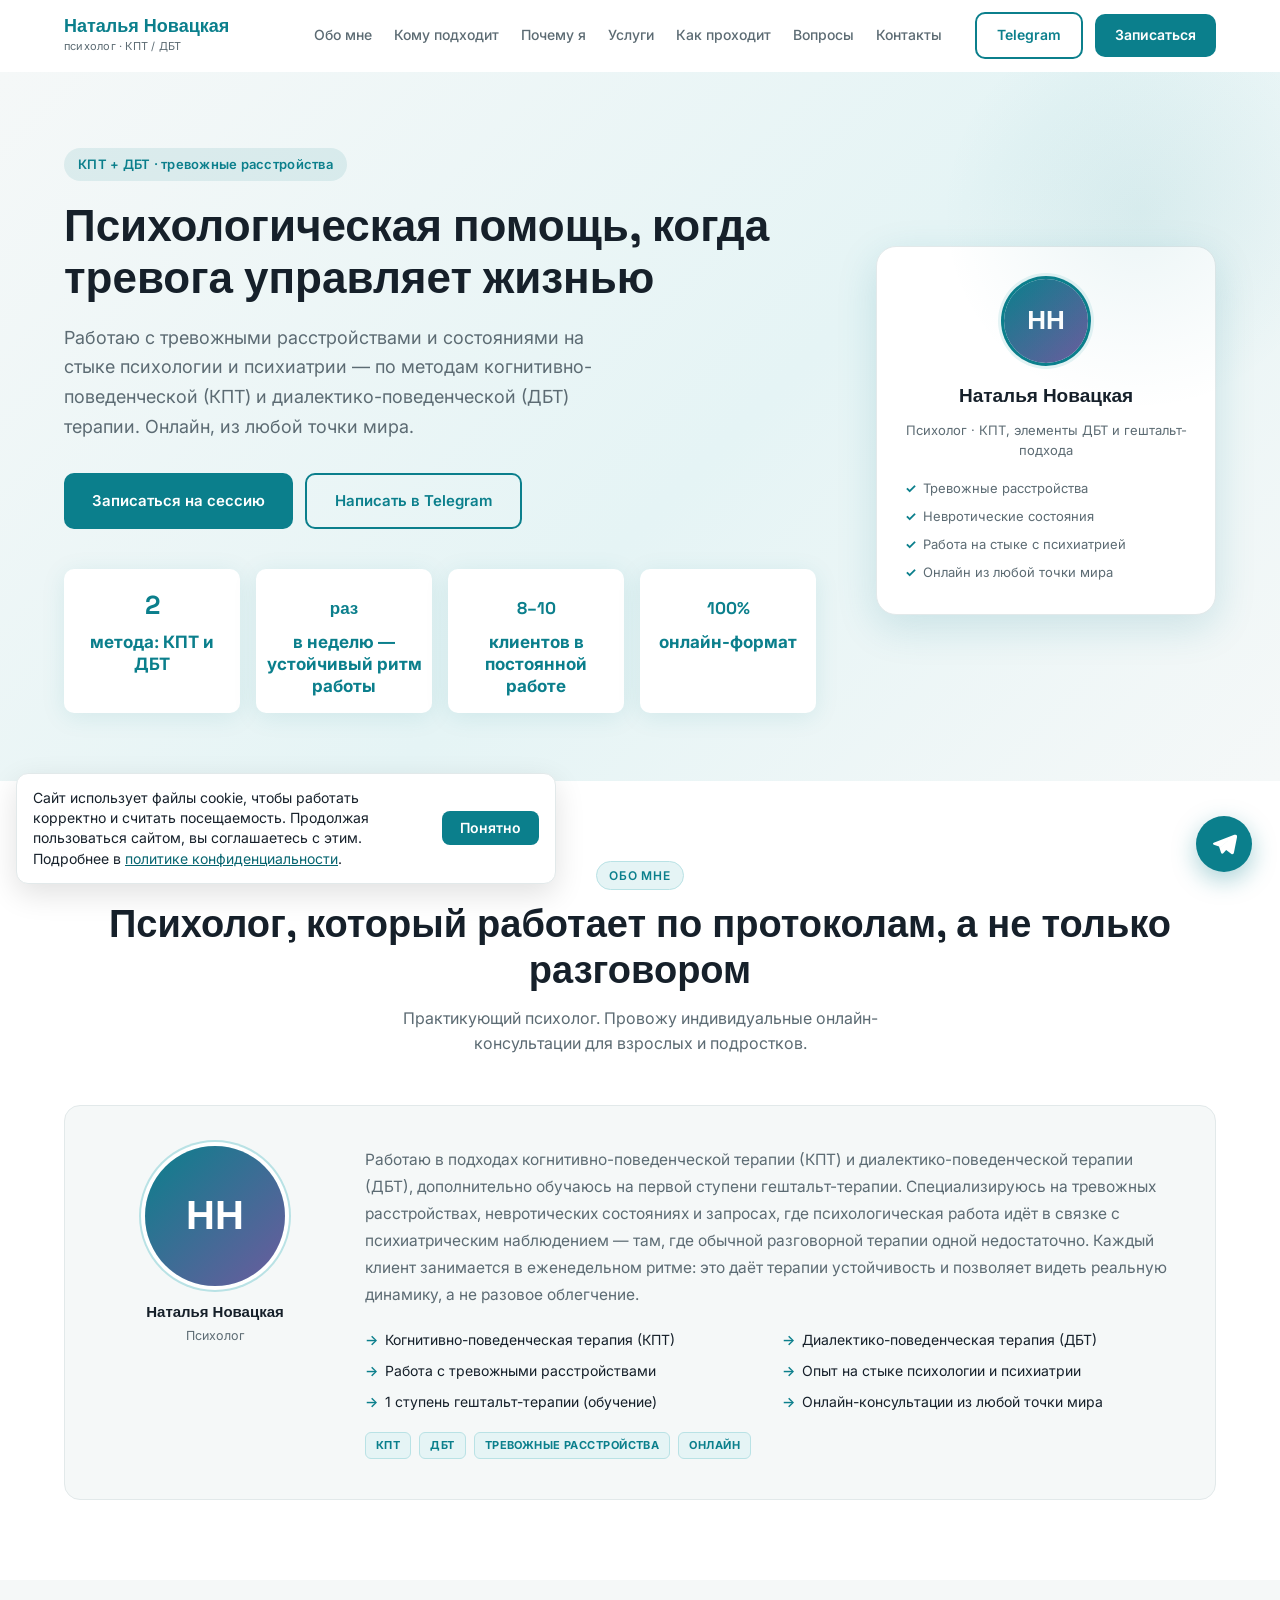
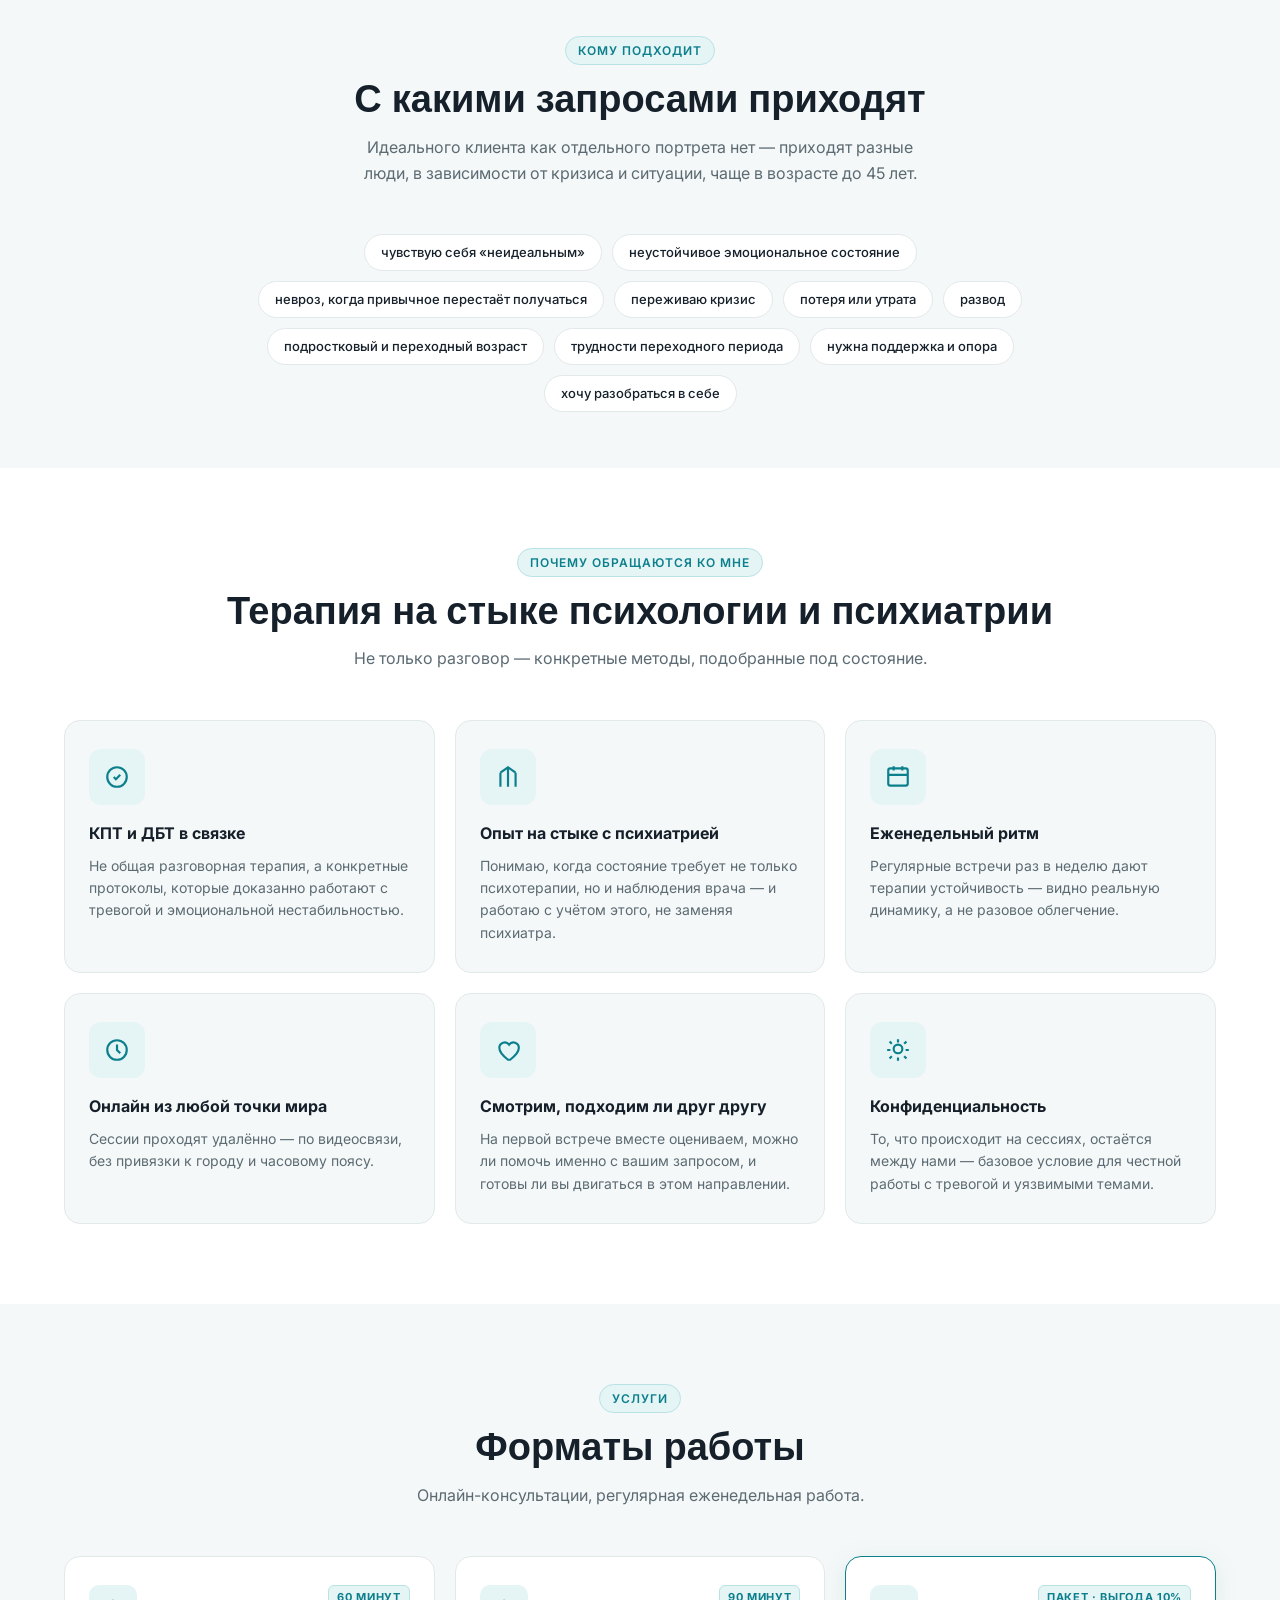
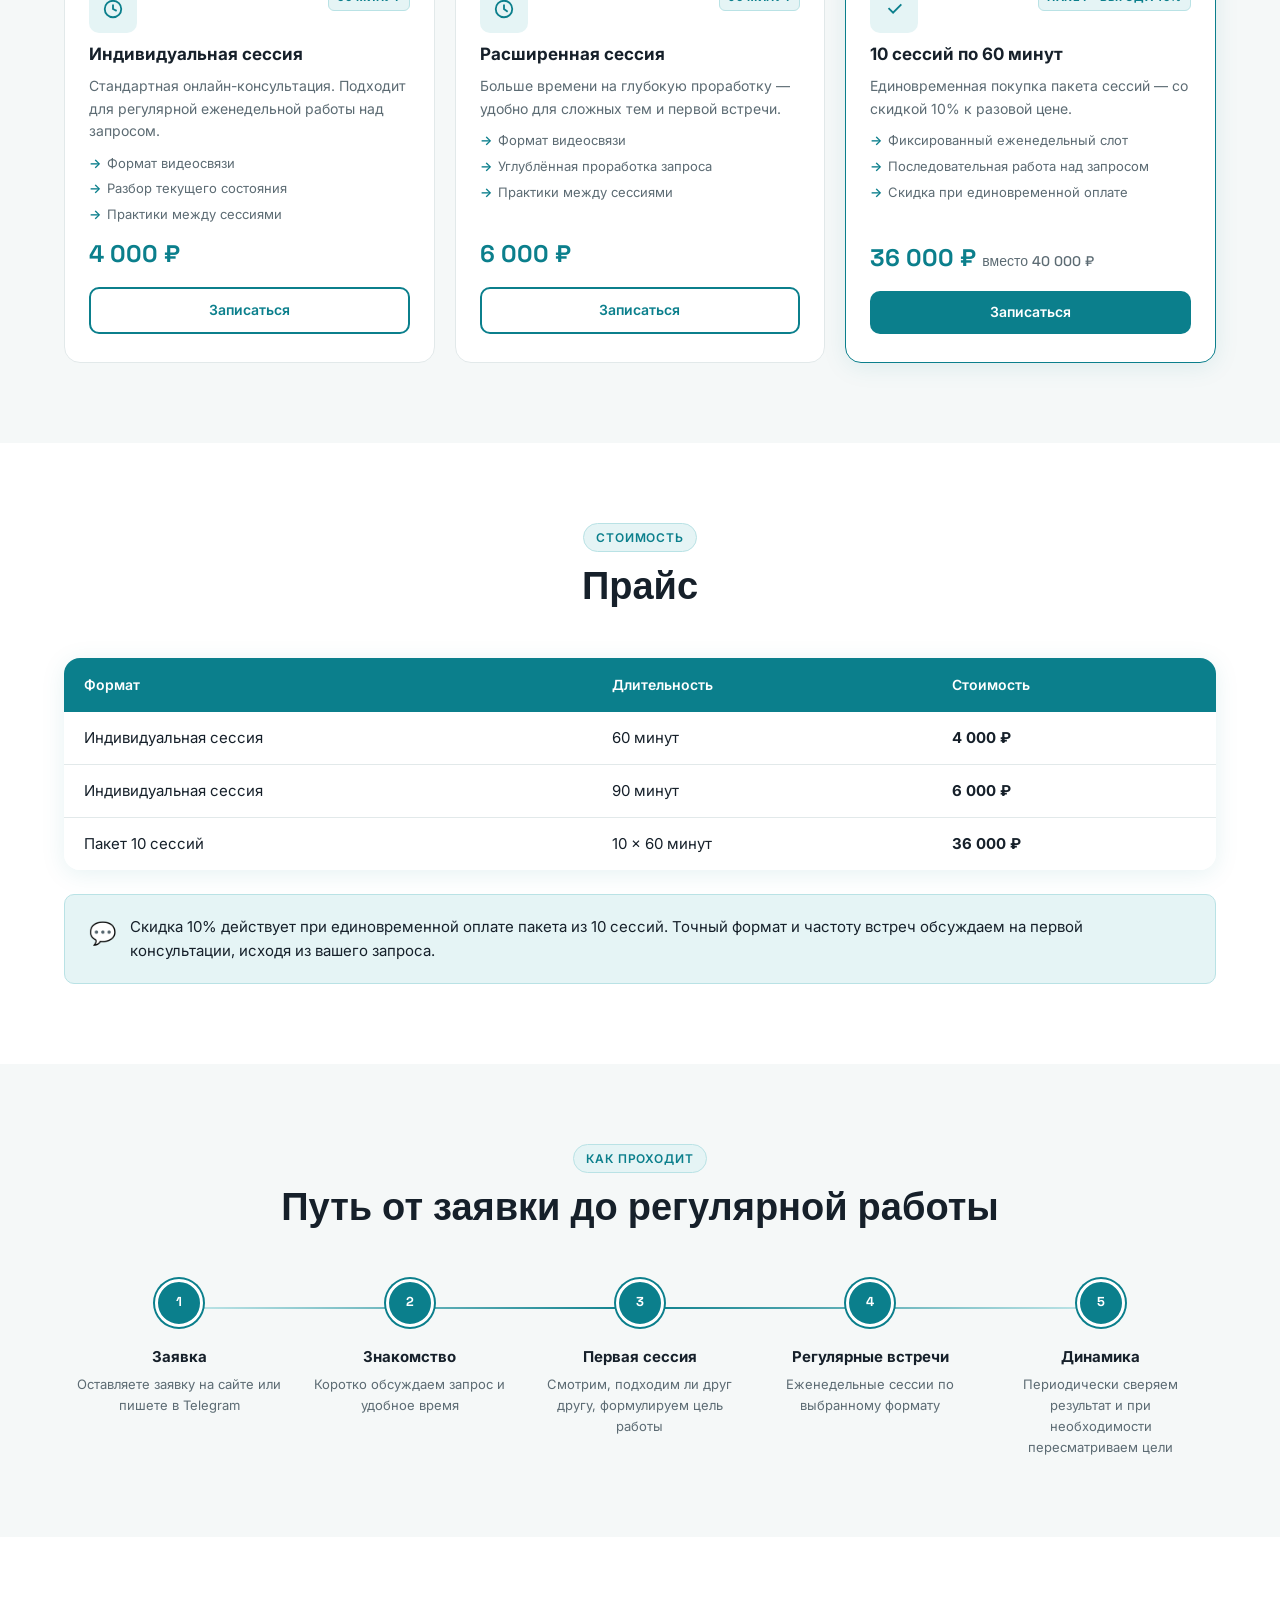
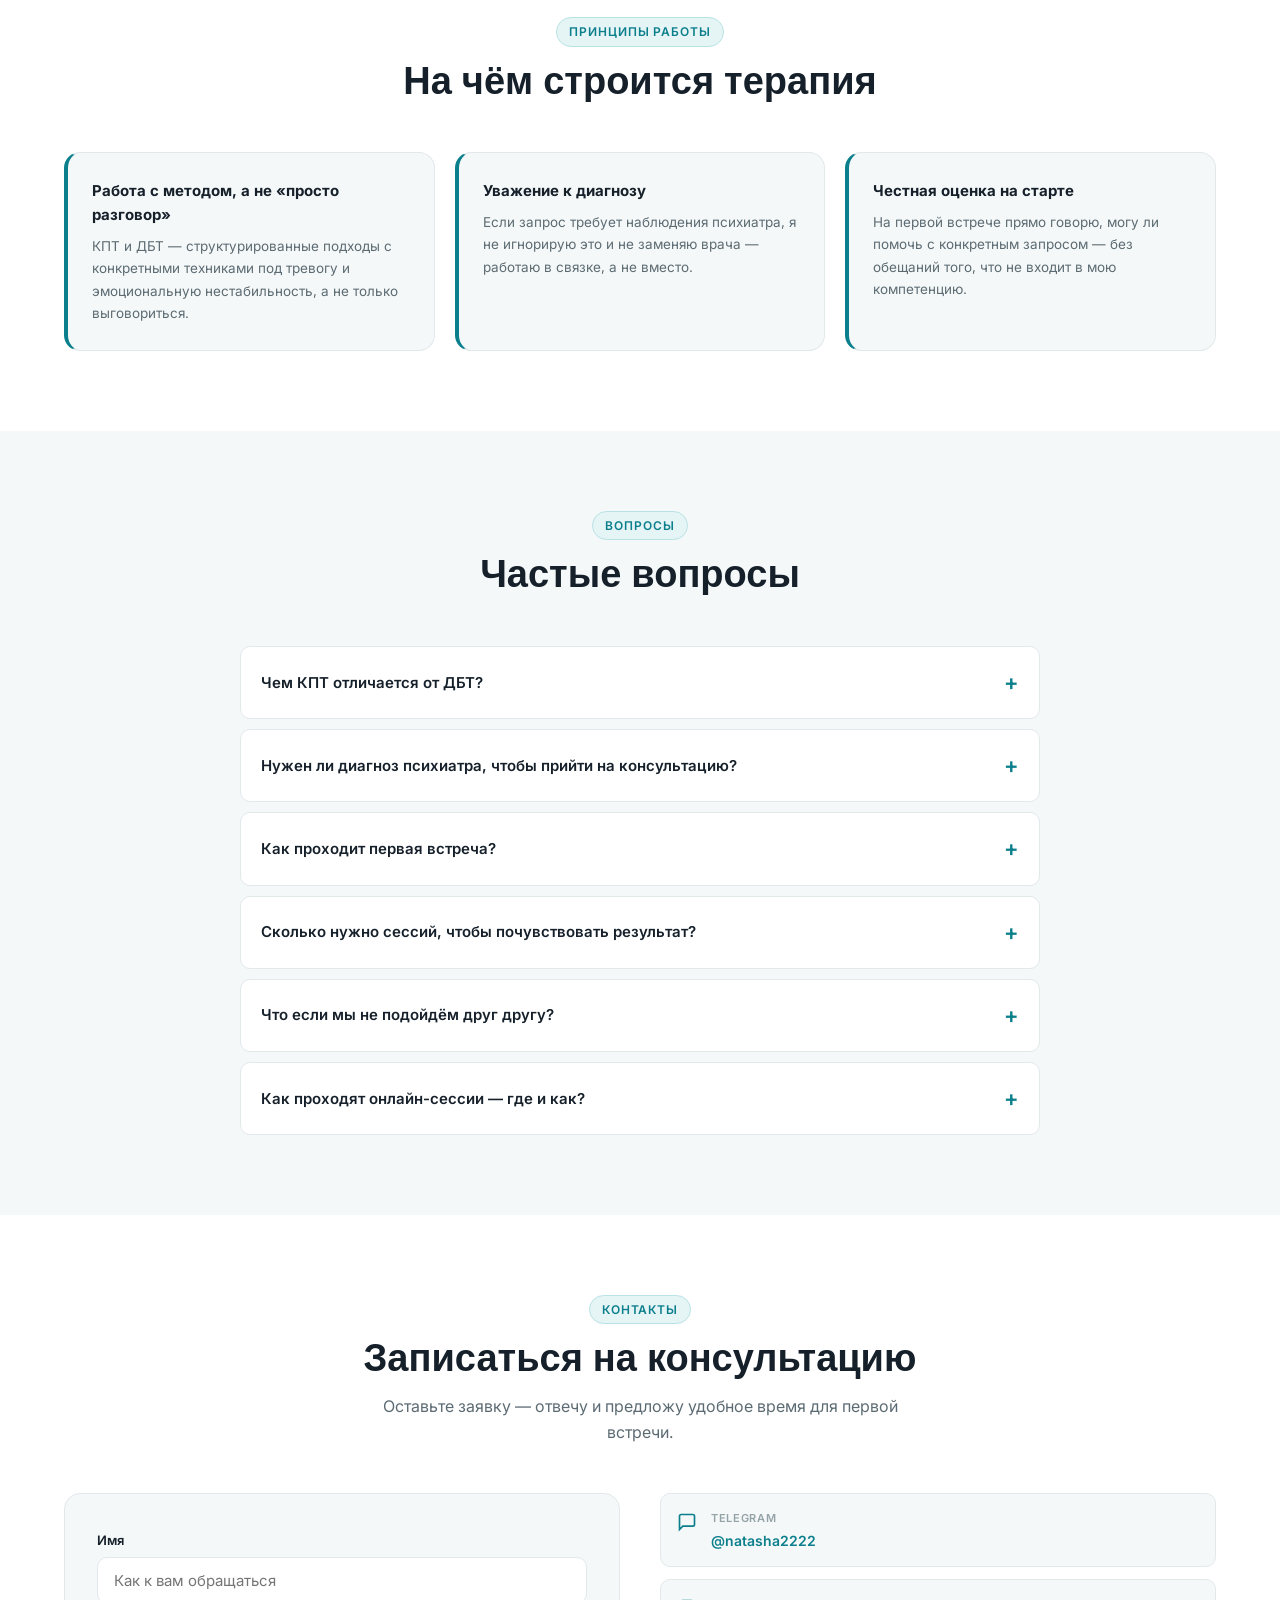
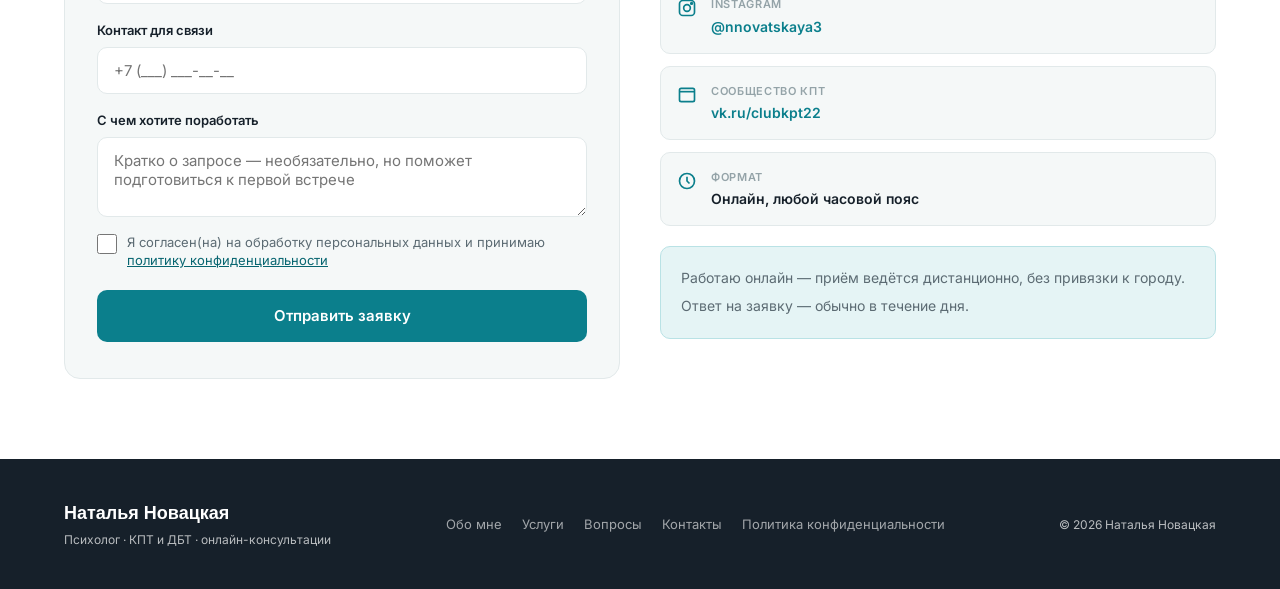
<file: index.html>
<!DOCTYPE html>
<html lang="ru">
<head>
<meta charset="UTF-8">
<meta name="viewport" content="width=device-width, initial-scale=1.0">
<title>Наталья Новацкая: психолог КПТ и ДБТ, онлайн</title>
<meta name="description" content="Психолог Наталья Новацкая: онлайн-консультации по КПТ и ДБТ, помощь при тревожных расстройствах. Сессия 60 минут 4 000 ₽, пакет из 10 сессий со скидкой 10%.">
<meta name="robots" content="index, follow">
<link rel="canonical" href="https://novatskaya-psy.ru/">
<meta property="og:type" content="website">
<meta property="og:locale" content="ru_RU">
<meta property="og:site_name" content="Наталья Новацкая, психолог">
<meta property="og:title" content="Наталья Новацкая: психолог КПТ и ДБТ, онлайн">
<meta property="og:description" content="Психолог Наталья Новацкая: онлайн-консультации по КПТ и ДБТ, помощь при тревожных расстройствах. Сессия 60 минут 4 000 ₽, пакет из 10 сессий со скидкой 10%.">
<meta property="og:url" content="https://novatskaya-psy.ru/">
<meta name="twitter:card" content="summary">
<meta name="twitter:title" content="Наталья Новацкая: психолог КПТ и ДБТ, онлайн">
<meta name="twitter:description" content="Психолог Наталья Новацкая: онлайн-консультации по КПТ и ДБТ, помощь при тревожных расстройствах. Сессия 60 минут 4 000 ₽, пакет из 10 сессий со скидкой 10%.">
<script type="application/ld+json">{"@context":"https://schema.org","@graph":[{"@type":"WebSite","@id":"https://novatskaya-psy.ru/#website","url":"https://novatskaya-psy.ru/","name":"Наталья Новацкая, психолог","inLanguage":"ru-RU"},{"@type":"Person","@id":"https://novatskaya-psy.ru/#person","name":"Наталья Новацкая","jobTitle":"Психолог","description":"Психолог, работает в подходах КПТ и ДБТ, обучается на первой ступени гештальт-терапии. Тревожные расстройства, невротические состояния.","url":"https://novatskaya-psy.ru/","sameAs":["https://t.me/natasha2222","https://www.instagram.com/nnovatskaya3","https://vk.ru/clubkpt22"]},{"@type":"ProfessionalService","@id":"https://novatskaya-psy.ru/#service","name":"Наталья Новацкая, психолог: онлайн-консультации","description":"Индивидуальные онлайн-консультации психолога по методам КПТ и ДБТ для взрослых и подростков.","url":"https://novatskaya-psy.ru/","provider":{"@id":"https://novatskaya-psy.ru/#person"},"serviceType":"Психологические онлайн-консультации","sameAs":["https://t.me/natasha2222","https://www.instagram.com/nnovatskaya3","https://vk.ru/clubkpt22"]}]}</script>
<link rel="preconnect" href="https://fonts.googleapis.com">
<link rel="preconnect" href="https://fonts.gstatic.com" crossorigin>
<link href="https://fonts.googleapis.com/css2?family=Inter:wght@400;500;600;700;800&family=Space+Grotesk:wght@500;600;700&display=swap" rel="stylesheet">
<link rel="stylesheet" href="styles.css">
<!-- Yandex.Metrika counter -->
<script>
(function(m,e,t,r,i,k,a){m[i]=m[i]||function(){(m[i].a=m[i].a||[]).push(arguments)};
m[i].l=1*new Date();for(var j=0;j<document.scripts.length;j++){if(document.scripts[j].src===r){return;}}
k=e.createElement(t),a=e.getElementsByTagName(t)[0],k.async=1,k.src=r,a.parentNode.insertBefore(k,a)})
(window,document,"script","https://mc.yandex.ru/metrika/tag.js","ym");
ym(114189886,"init",{clickmap:true,trackLinks:true,accurateTrackBounce:true,webvisor:true});
</script>
<noscript><div><img src="https://mc.yandex.ru/watch/114189886" style="position:absolute;left:-9999px" alt=""></div></noscript>
<!-- /Yandex.Metrika counter -->
<meta name="yandex-verification" content="b8d4f387b567c428">
<meta name="google-site-verification" content="0GuajZuGGthqXqtng9vmrNPrFnBo4WHBz4vXKKMKLZw">
</head>
<body>

<header class="header" id="header">
  <div class="container header__inner">
    <a href="#top" class="logo">
      <span class="logo__name">Наталья Новацкая</span>
      <span class="logo__sub">психолог · КПТ / ДБТ</span>
    </a>
    <nav class="nav" id="nav">
      <a href="#about">Обо мне</a>
      <a href="#concerns">Кому подходит</a>
      <a href="#advantages">Почему я</a>
      <a href="#services">Услуги</a>
      <a href="#process">Как проходит</a>
      <a href="#faq">Вопросы</a>
      <a href="#contact">Контакты</a>
    </nav>
    <div class="header__actions">
      <a href="https://t.me/natasha2222" target="_blank" rel="noopener" class="btn btn--outline btn--sm">Telegram</a>
      <a href="#contact" class="btn btn--primary btn--sm">Записаться</a>
      <button class="burger" id="burger" aria-label="Меню"><span></span><span></span><span></span></button>
    </div>
  </div>
</header>

<main id="top">

  <!-- HERO -->
  <section class="hero">
    <div class="container hero__inner">
      <div class="hero__content">
        <span class="hero__badge">КПТ + ДБТ · тревожные расстройства</span>
        <h1 class="hero__title">Психологическая помощь, когда тревога управляет жизнью</h1>
        <p class="hero__lead">Работаю с тревожными расстройствами и состояниями на стыке психологии и психиатрии — по методам когнитивно-поведенческой (КПТ) и диалектико-поведенческой (ДБТ) терапии. Онлайн, из любой точки мира.</p>
        <div class="hero__cta">
          <a href="#contact" class="btn btn--primary">Записаться на сессию</a>
          <a href="https://t.me/natasha2222" target="_blank" rel="noopener" class="btn btn--outline">Написать в Telegram</a>
        </div>
        <div class="hero__stats">
          <div class="hero__stat">
            <div class="hero__stat-num">2</div>
            <span class="hero__stat-label">метода: КПТ и ДБТ</span>
          </div>
          <div class="hero__stat">
            <div class="hero__stat-num"><span>раз</span></div>
            <span class="hero__stat-label">в неделю — устойчивый ритм работы</span>
          </div>
          <div class="hero__stat">
            <div class="hero__stat-num"><span>8–10</span></div>
            <span class="hero__stat-label">клиентов в постоянной работе</span>
          </div>
          <div class="hero__stat">
            <div class="hero__stat-num"><span>100%</span></div>
            <span class="hero__stat-label">онлайн-формат</span>
          </div>
        </div>
      </div>
      <div class="hero__card reveal">
        <div class="hero__card-photo"><span class="hero__card-initials">НН</span></div>
        <div class="hero__card-name">Наталья Новацкая</div>
        <div class="hero__card-title">Психолог · КПТ, элементы ДБТ и гештальт-подхода</div>
        <ul class="hero__card-list">
          <li>Тревожные расстройства</li>
          <li>Невротические состояния</li>
          <li>Работа на стыке с психиатрией</li>
          <li>Онлайн из любой точки мира</li>
        </ul>
      </div>
    </div>
  </section>

  <!-- ABOUT -->
  <section class="about" id="about">
    <div class="container">
      <div class="section-header">
        <span class="section-tag">Обо мне</span>
        <h2 class="section-title">Психолог, который работает по протоколам, а не только разговором</h2>
        <p class="section-sub">Практикующий психолог. Провожу индивидуальные онлайн-консультации для взрослых и подростков.</p>
      </div>
      <div class="about-wrap reveal">
        <div>
          <div class="about-avatar"><span>НН</span></div>
          <div class="about-name">Наталья Новацкая</div>
          <div class="about-role">Психолог</div>
        </div>
        <div>
          <p class="about-bio">Работаю в подходах когнитивно-поведенческой терапии (КПТ) и диалектико-поведенческой терапии (ДБТ), дополнительно обучаюсь на первой ступени гештальт-терапии. Специализируюсь на тревожных расстройствах, невротических состояниях и запросах, где психологическая работа идёт в связке с психиатрическим наблюдением — там, где обычной разговорной терапии одной недостаточно. Каждый клиент занимается в еженедельном ритме: это даёт терапии устойчивость и позволяет видеть реальную динамику, а не разовое облегчение.</p>
          <ul class="about-creds">
            <li>Когнитивно-поведенческая терапия (КПТ)</li>
            <li>Диалектико-поведенческая терапия (ДБТ)</li>
            <li>Работа с тревожными расстройствами</li>
            <li>Опыт на стыке психологии и психиатрии</li>
            <li>1 ступень гештальт-терапии (обучение)</li>
            <li>Онлайн-консультации из любой точки мира</li>
          </ul>
          <div class="about-tags">
            <span class="about-tag">КПТ</span>
            <span class="about-tag">ДБТ</span>
            <span class="about-tag">Тревожные расстройства</span>
            <span class="about-tag">Онлайн</span>
          </div>
        </div>
      </div>
    </div>
  </section>

  <!-- CONCERNS -->
  <section class="concerns" id="concerns">
    <div class="container">
      <div class="section-header">
        <span class="section-tag">Кому подходит</span>
        <h2 class="section-title">С какими запросами приходят</h2>
        <p class="section-sub">Идеального клиента как отдельного портрета нет — приходят разные люди, в зависимости от кризиса и ситуации, чаще в возрасте до 45 лет.</p>
      </div>
      <div class="chips reveal">
        <span class="chip">чувствую себя «неидеальным»</span>
        <span class="chip">неустойчивое эмоциональное состояние</span>
        <span class="chip">невроз, когда привычное перестаёт получаться</span>
        <span class="chip">переживаю кризис</span>
        <span class="chip">потеря или утрата</span>
        <span class="chip">развод</span>
        <span class="chip">подростковый и переходный возраст</span>
        <span class="chip">трудности переходного периода</span>
        <span class="chip">нужна поддержка и опора</span>
        <span class="chip">хочу разобраться в себе</span>
      </div>
    </div>
  </section>

  <!-- ADVANTAGES -->
  <section class="advantages" id="advantages">
    <div class="container">
      <div class="section-header">
        <span class="section-tag">Почему обращаются ко мне</span>
        <h2 class="section-title">Терапия на стыке психологии и психиатрии</h2>
        <p class="section-sub">Не только разговор — конкретные методы, подобранные под состояние.</p>
      </div>
      <div class="adv-grid">
        <div class="adv reveal">
          <div class="adv__icon"><svg width="26" height="26" viewBox="0 0 24 24" fill="none" stroke="#0b7f8c" stroke-width="2"><circle cx="12" cy="12" r="9"/><path d="M9 12l2 2 4-4"/></svg></div>
          <div class="adv__title">КПТ и ДБТ в связке</div>
          <div class="adv__text">Не общая разговорная терапия, а конкретные протоколы, которые доказанно работают с тревогой и эмоциональной нестабильностью.</div>
        </div>
        <div class="adv reveal">
          <div class="adv__icon"><svg width="26" height="26" viewBox="0 0 24 24" fill="none" stroke="#0b7f8c" stroke-width="2"><path d="M12 3v18M5 8l7-5 7 5M5 21V8M19 21V8"/></svg></div>
          <div class="adv__title">Опыт на стыке с психиатрией</div>
          <div class="adv__text">Понимаю, когда состояние требует не только психотерапии, но и наблюдения врача — и работаю с учётом этого, не заменяя психиатра.</div>
        </div>
        <div class="adv reveal">
          <div class="adv__icon"><svg width="26" height="26" viewBox="0 0 24 24" fill="none" stroke="#0b7f8c" stroke-width="2"><rect x="3" y="4" width="18" height="16" rx="2"/><path d="M8 2v4M16 2v4M3 10h18"/></svg></div>
          <div class="adv__title">Еженедельный ритм</div>
          <div class="adv__text">Регулярные встречи раз в неделю дают терапии устойчивость — видно реальную динамику, а не разовое облегчение.</div>
        </div>
        <div class="adv reveal">
          <div class="adv__icon"><svg width="26" height="26" viewBox="0 0 24 24" fill="none" stroke="#0b7f8c" stroke-width="2"><circle cx="12" cy="12" r="9"/><path d="M12 7v5l3 3"/></svg></div>
          <div class="adv__title">Онлайн из любой точки мира</div>
          <div class="adv__text">Сессии проходят удалённо — по видеосвязи, без привязки к городу и часовому поясу.</div>
        </div>
        <div class="adv reveal">
          <div class="adv__icon"><svg width="26" height="26" viewBox="0 0 24 24" fill="none" stroke="#0b7f8c" stroke-width="2"><path d="M12 21c-4-3-8-6.5-8-11a5 5 0 0 1 9-3 5 5 0 0 1 9 3c0 4.5-4 8-8 11z"/></svg></div>
          <div class="adv__title">Смотрим, подходим ли друг другу</div>
          <div class="adv__text">На первой встрече вместе оцениваем, можно ли помочь именно с вашим запросом, и готовы ли вы двигаться в этом направлении.</div>
        </div>
        <div class="adv reveal">
          <div class="adv__icon"><svg width="26" height="26" viewBox="0 0 24 24" fill="none" stroke="#0b7f8c" stroke-width="2"><path d="M12 15a4 4 0 1 0 0-8 4 4 0 0 0 0 8z"/><path d="M12 2v3M12 19v3M4.2 4.2l2.1 2.1M17.7 17.7l2.1 2.1M2 12h3M19 12h3M4.2 19.8l2.1-2.1M17.7 6.3l2.1-2.1"/></svg></div>
          <div class="adv__title">Конфиденциальность</div>
          <div class="adv__text">То, что происходит на сессиях, остаётся между нами — базовое условие для честной работы с тревогой и уязвимыми темами.</div>
        </div>
      </div>
    </div>
  </section>

  <!-- SERVICES -->
  <section class="services" id="services">
    <div class="container">
      <div class="section-header">
        <span class="section-tag">Услуги</span>
        <h2 class="section-title">Форматы работы</h2>
        <p class="section-sub">Онлайн-консультации, регулярная еженедельная работа.</p>
      </div>
      <div class="srv-grid">
        <div class="srv reveal">
          <div class="srv__header">
            <div class="srv__icon"><svg width="22" height="22" viewBox="0 0 24 24" fill="none" stroke="#0b7f8c" stroke-width="2"><circle cx="12" cy="12" r="9"/><path d="M12 7v5l4 2"/></svg></div>
            <span class="srv__badge">60 минут</span>
          </div>
          <div class="srv__title">Индивидуальная сессия</div>
          <p class="srv__text">Стандартная онлайн-консультация. Подходит для регулярной еженедельной работы над запросом.</p>
          <ul class="srv__list">
            <li>Формат видеосвязи</li>
            <li>Разбор текущего состояния</li>
            <li>Практики между сессиями</li>
          </ul>
          <div class="srv__price">4 000 ₽</div>
          <a href="#contact" class="btn btn--outline btn--sm srv__btn">Записаться</a>
        </div>
        <div class="srv reveal">
          <div class="srv__header">
            <div class="srv__icon"><svg width="22" height="22" viewBox="0 0 24 24" fill="none" stroke="#0b7f8c" stroke-width="2"><circle cx="12" cy="12" r="9"/><path d="M12 7v5l4 3"/></svg></div>
            <span class="srv__badge">90 минут</span>
          </div>
          <div class="srv__title">Расширенная сессия</div>
          <p class="srv__text">Больше времени на глубокую проработку — удобно для сложных тем и первой встречи.</p>
          <ul class="srv__list">
            <li>Формат видеосвязи</li>
            <li>Углублённая проработка запроса</li>
            <li>Практики между сессиями</li>
          </ul>
          <div class="srv__price">6 000 ₽</div>
          <a href="#contact" class="btn btn--outline btn--sm srv__btn">Записаться</a>
        </div>
        <div class="srv srv--accent reveal">
          <div class="srv__header">
            <div class="srv__icon"><svg width="22" height="22" viewBox="0 0 24 24" fill="none" stroke="#0b7f8c" stroke-width="2"><path d="M20 7l-9 9-5-5"/></svg></div>
            <span class="srv__badge">Пакет · выгода 10%</span>
          </div>
          <div class="srv__title">10 сессий по 60 минут</div>
          <p class="srv__text">Единовременная покупка пакета сессий — со скидкой 10% к разовой цене.</p>
          <ul class="srv__list">
            <li>Фиксированный еженедельный слот</li>
            <li>Последовательная работа над запросом</li>
            <li>Скидка при единовременной оплате</li>
          </ul>
          <div class="srv__price">36 000 ₽ <span>вместо 40 000 ₽</span></div>
          <a href="#contact" class="btn btn--primary btn--sm srv__btn">Записаться</a>
        </div>
      </div>
    </div>
  </section>

  <!-- PRICING -->
  <section class="pricing" id="pricing">
    <div class="container">
      <div class="section-header">
        <span class="section-tag">Стоимость</span>
        <h2 class="section-title">Прайс</h2>
      </div>
      <div class="price-table-wrap reveal">
        <table class="price-table">
          <thead><tr><th>Формат</th><th>Длительность</th><th>Стоимость</th></tr></thead>
          <tbody>
            <tr><td>Индивидуальная сессия</td><td>60 минут</td><td class="price-td">4 000 ₽</td></tr>
            <tr><td>Индивидуальная сессия</td><td>90 минут</td><td class="price-td">6 000 ₽</td></tr>
            <tr><td>Пакет 10 сессий</td><td>10 × 60 минут</td><td class="price-td">36 000 ₽</td></tr>
          </tbody>
        </table>
      </div>
      <div class="pricing__note reveal">
        <span class="pricing__note-icon">💬</span>
        <p>Скидка 10% действует при единовременной оплате пакета из 10 сессий. Точный формат и частоту встреч обсуждаем на первой консультации, исходя из вашего запроса.</p>
      </div>
    </div>
  </section>

  <!-- PROCESS -->
  <section class="process" id="process">
    <div class="container">
      <div class="section-header">
        <span class="section-tag">Как проходит</span>
        <h2 class="section-title">Путь от заявки до регулярной работы</h2>
      </div>
      <div class="steps">
        <div class="step reveal">
          <div class="step__num">1</div>
          <div class="step__title">Заявка</div>
          <div class="step__text">Оставляете заявку на сайте или пишете в Telegram</div>
        </div>
        <div class="step reveal">
          <div class="step__num">2</div>
          <div class="step__title">Знакомство</div>
          <div class="step__text">Коротко обсуждаем запрос и удобное время</div>
        </div>
        <div class="step reveal">
          <div class="step__num">3</div>
          <div class="step__title">Первая сессия</div>
          <div class="step__text">Смотрим, подходим ли друг другу, формулируем цель работы</div>
        </div>
        <div class="step reveal">
          <div class="step__num">4</div>
          <div class="step__title">Регулярные встречи</div>
          <div class="step__text">Еженедельные сессии по выбранному формату</div>
        </div>
        <div class="step reveal">
          <div class="step__num">5</div>
          <div class="step__title">Динамика</div>
          <div class="step__text">Периодически сверяем результат и при необходимости пересматриваем цели</div>
        </div>
      </div>
    </div>
  </section>

  <!-- PRINCIPLES -->
  <section class="principles" id="principles">
    <div class="container">
      <div class="section-header">
        <span class="section-tag">Принципы работы</span>
        <h2 class="section-title">На чём строится терапия</h2>
      </div>
      <div class="principle-grid">
        <div class="principle reveal">
          <div class="principle__title">Работа с методом, а не «просто разговор»</div>
          <p class="principle__text">КПТ и ДБТ — структурированные подходы с конкретными техниками под тревогу и эмоциональную нестабильность, а не только выговориться.</p>
        </div>
        <div class="principle reveal">
          <div class="principle__title">Уважение к диагнозу</div>
          <p class="principle__text">Если запрос требует наблюдения психиатра, я не игнорирую это и не заменяю врача — работаю в связке, а не вместо.</p>
        </div>
        <div class="principle reveal">
          <div class="principle__title">Честная оценка на старте</div>
          <p class="principle__text">На первой встрече прямо говорю, могу ли помочь с конкретным запросом — без обещаний того, что не входит в мою компетенцию.</p>
        </div>
      </div>
    </div>
  </section>

  <!-- FAQ -->
  <section class="faq" id="faq">
    <div class="container">
      <div class="section-header">
        <span class="section-tag">Вопросы</span>
        <h2 class="section-title">Частые вопросы</h2>
      </div>
      <div class="faq__list">
        <details class="faq__item reveal">
          <summary class="faq__q">Чем КПТ отличается от ДБТ?</summary>
          <div class="faq__a">КПТ работает с мыслями и убеждениями, которые поддерживают тревогу и неприятные состояния. ДБТ дополнительно даёт навыки регуляции эмоций и переносимости стресса — особенно полезно при высокой эмоциональной нестабильности. На сессиях использую оба подхода в зависимости от запроса.</div>
        </details>
        <details class="faq__item reveal">
          <summary class="faq__q">Нужен ли диагноз психиатра, чтобы прийти на консультацию?</summary>
          <div class="faq__a">Нет, диагноз не обязателен. Ко мне обращаются и без психиатрического диагноза — с тревогой, кризисом, потерей, разводом или желанием разобраться в себе. Если в процессе станет понятно, что нужна консультация психиатра, я скажу об этом отдельно.</div>
        </details>
        <details class="faq__item reveal">
          <summary class="faq__q">Как проходит первая встреча?</summary>
          <div class="faq__a">Знакомимся, проговариваем ваш запрос и текущее состояние. Вместе смотрим, подходим ли мы друг другу и в состоянии ли я помочь именно с этой ситуацией. По итогу намечаем дальнейший формат работы.</div>
        </details>
        <details class="faq__item reveal">
          <summary class="faq__q">Сколько нужно сессий, чтобы почувствовать результат?</summary>
          <div class="faq__a">Зависит от запроса и глубины состояния. Работа строится еженедельно — обычно первые изменения в самочувствии клиенты замечают за несколько встреч, устойчивый результат требует более длительной регулярной работы.</div>
        </details>
        <details class="faq__item reveal">
          <summary class="faq__q">Что если мы не подойдём друг другу?</summary>
          <div class="faq__a">Такое бывает, и это нормально. На первой встрече честно обсуждаем это — если чувствуете, что формат не подходит, я порекомендую, куда можно обратиться дальше.</div>
        </details>
        <details class="faq__item reveal">
          <summary class="faq__q">Как проходят онлайн-сессии — где и как?</summary>
          <div class="faq__a">По видеосвязи, в удобном для вас мессенджере или сервисе — обсуждаем это при записи. Единственное условие — тихое место, где вас не будут отвлекать 60–90 минут.</div>
        </details>
      </div>
    </div>
  </section>

  <!-- CONTACT -->
  <section class="contact-section" id="contact">
    <div class="container">
      <div class="section-header">
        <span class="section-tag">Контакты</span>
        <h2 class="section-title">Записаться на консультацию</h2>
        <p class="section-sub">Оставьте заявку — отвечу и предложу удобное время для первой встречи.</p>
      </div>
      <div class="contact-grid">
        <div class="form-wrap">
          <form class="form" id="leadForm">
            <input type="text" name="_gotcha" style="display:none" tabindex="-1" autocomplete="off">
            <div class="form__group">
              <label class="form__label">Имя</label>
              <input type="text" name="name" class="form__input" placeholder="Как к вам обращаться" required>
            </div>
            <div class="form__group">
              <label class="form__label">Контакт для связи</label>
              <input type="tel" name="phone" class="form__input" placeholder="+7 (___) ___-__-__" required>
            </div>
            <div class="form__group">
              <label class="form__label">С чем хотите поработать</label>
              <textarea name="comment" class="form__input form__textarea" placeholder="Кратко о запросе — необязательно, но поможет подготовиться к первой встрече"></textarea>
            </div>
            <label class="form__consent"><input type="checkbox" name="consent" id="consent" required><span>Я согласен(на) на обработку персональных данных и принимаю <a href="privacy.html" target="_blank" rel="noopener">политику конфиденциальности</a></span></label>
            <button type="submit" class="btn btn--primary form__submit">Отправить заявку</button>
          </form>
        </div>
        <div class="info-wrap">
          <div class="contact-cards">
            <div class="contact-card">
              <span class="contact-card__icon"><svg width="20" height="20" viewBox="0 0 24 24" fill="none" stroke="#0b7f8c" stroke-width="2"><path d="M21 15a2 2 0 0 1-2 2H7l-4 4V5a2 2 0 0 1 2-2h14a2 2 0 0 1 2 2z"/></svg></span>
              <div>
                <div class="contact-card__label">Telegram</div>
                <div class="contact-card__val"><a href="https://t.me/natasha2222" target="_blank" rel="noopener" class="contact-card__link">@natasha2222</a></div>
              </div>
            </div>
            <div class="contact-card">
              <span class="contact-card__icon"><svg width="20" height="20" viewBox="0 0 24 24" fill="none" stroke="#0b7f8c" stroke-width="2"><rect x="3" y="3" width="18" height="18" rx="4"/><circle cx="12" cy="12" r="4"/><circle cx="17.5" cy="6.5" r="1"/></svg></span>
              <div>
                <div class="contact-card__label">Instagram</div>
                <div class="contact-card__val"><a href="https://www.instagram.com/nnovatskaya3" target="_blank" rel="noopener" class="contact-card__link">@nnovatskaya3</a></div>
              </div>
            </div>
            <div class="contact-card">
              <span class="contact-card__icon"><svg width="20" height="20" viewBox="0 0 24 24" fill="none" stroke="#0b7f8c" stroke-width="2"><rect x="3" y="4" width="18" height="16" rx="2"/><path d="M3 8h18"/></svg></span>
              <div>
                <div class="contact-card__label">Сообщество КПТ</div>
                <div class="contact-card__val"><a href="https://vk.ru/clubkpt22" target="_blank" rel="noopener" class="contact-card__link">vk.ru/clubkpt22</a></div>
              </div>
            </div>
            <div class="contact-card">
              <span class="contact-card__icon"><svg width="20" height="20" viewBox="0 0 24 24" fill="none" stroke="#0b7f8c" stroke-width="2"><circle cx="12" cy="12" r="9"/><path d="M12 7v5l3 3"/></svg></span>
              <div>
                <div class="contact-card__label">Формат</div>
                <div class="contact-card__val">Онлайн, любой часовой пояс</div>
              </div>
            </div>
          </div>
          <div class="info-note reveal">
            <p>Работаю онлайн — приём ведётся дистанционно, без привязки к городу.</p>
            <p>Ответ на заявку — обычно в течение дня.</p>
          </div>
        </div>
      </div>
    </div>
  </section>

</main>

<footer class="footer">
  <div class="container footer__inner">
    <div>
      <div class="footer__name">Наталья Новацкая</div>
      <div class="footer__tagline">Психолог · КПТ и ДБТ · онлайн-консультации</div>
    </div>
    <nav class="footer__nav">
      <a href="#about">Обо мне</a>
      <a href="#services">Услуги</a>
      <a href="#faq">Вопросы</a>
      <a href="#contact">Контакты</a>
      <a href="privacy.html">Политика конфиденциальности</a>
    </nav>
    <div class="footer__copy">© <span id="year"></span> Наталья Новацкая</div>
  </div>
</footer>

<a href="https://t.me/natasha2222" target="_blank" rel="noopener" class="fab" aria-label="Написать в Telegram">
  <svg width="26" height="26" viewBox="0 0 24 24" fill="#fff"><path d="M21.5 3.5l-19 7.3c-.9.4-.9 1.6.1 1.9l4.8 1.5 1.9 5.9c.3.9 1.4 1.1 2 .4l2.7-2.9 4.9 3.6c.8.6 2 .2 2.2-.8l3-15.2c.2-1-.8-1.9-1.6-1.7zM9 14.5l8-6.7-9.6 8.1z"/></svg>
</a>

<script src="script.js"></script>
<script src="cookie.js" defer></script>
</body>
</html>
</file>
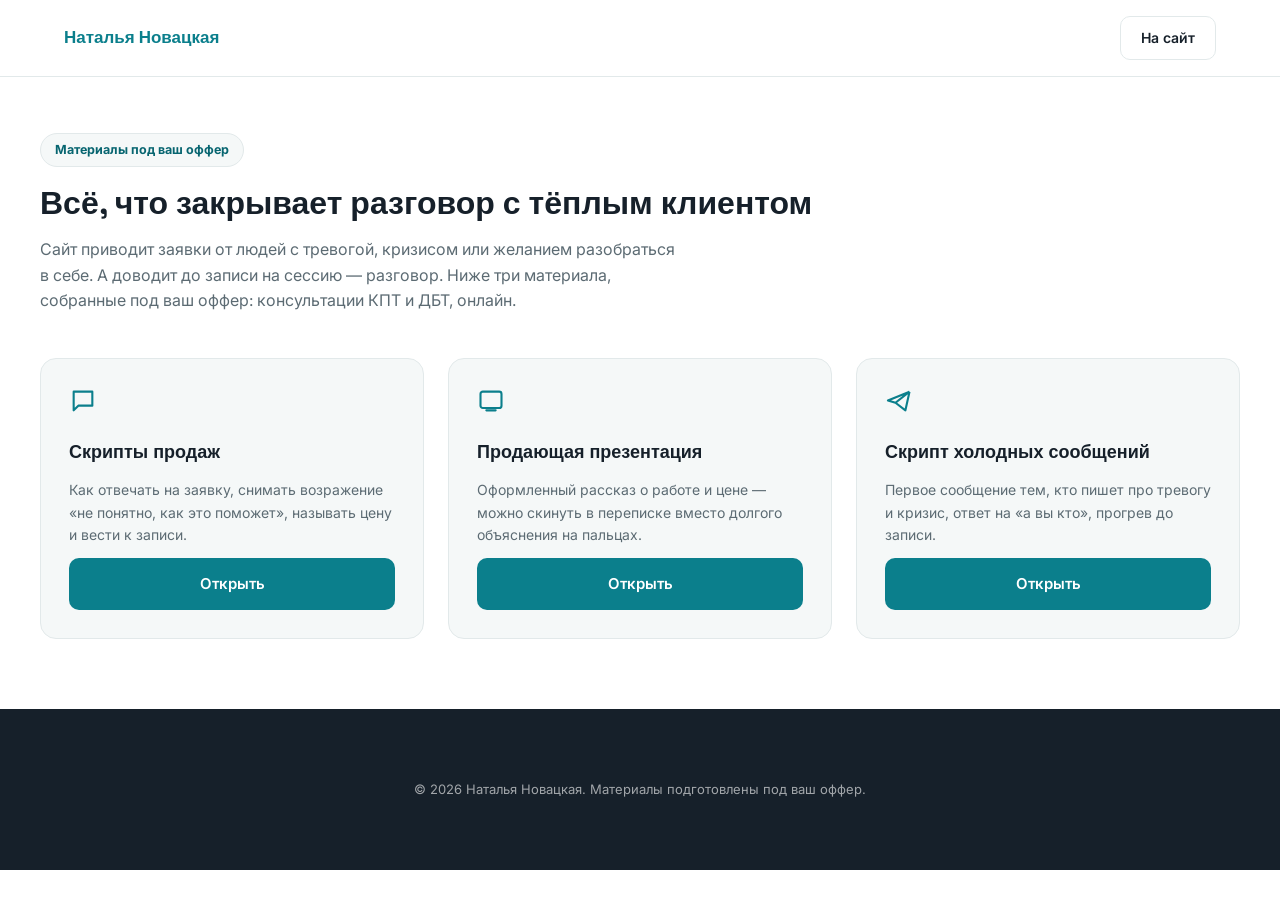
<file: materials.html>
<!DOCTYPE html>
<html lang="ru">
<head>
<meta charset="UTF-8">
<meta name="viewport" content="width=device-width, initial-scale=1.0">
<title>Материалы под ваш оффер — Наталья Новацкая</title>
<meta name="robots" content="noindex, nofollow">
<link rel="preconnect" href="https://fonts.googleapis.com">
<link rel="preconnect" href="https://fonts.gstatic.com" crossorigin>
<link href="https://fonts.googleapis.com/css2?family=Inter:wght@400;500;600;700;800&family=Space+Grotesk:wght@500;600;700&display=swap" rel="stylesheet">
<link rel="stylesheet" href="styles.css">
<!-- Yandex.Metrika counter -->
<script>
(function(m,e,t,r,i,k,a){m[i]=m[i]||function(){(m[i].a=m[i].a||[]).push(arguments)};
m[i].l=1*new Date();for(var j=0;j<document.scripts.length;j++){if(document.scripts[j].src===r){return;}}
k=e.createElement(t),a=e.getElementsByTagName(t)[0],k.async=1,k.src=r,a.parentNode.insertBefore(k,a)})
(window,document,"script","https://mc.yandex.ru/metrika/tag.js","ym");
ym(114189886,"init",{clickmap:true,trackLinks:true,accurateTrackBounce:true,webvisor:true});
</script>
<noscript><div><img src="https://mc.yandex.ru/watch/114189886" style="position:absolute;left:-9999px" alt=""></div></noscript>
<!-- /Yandex.Metrika counter -->
</head>
<body>

<header class="doc-header">
  <div class="container doc-bar">
    <a href="index.html" class="logo__main">Наталья Новацкая</a>
    <div class="doc-bar__actions">
      <a href="index.html" class="btn btn--ghost btn--sm">На сайт</a>
    </div>
  </div>
</header>

<main class="container doc-hero">
  <span class="tag">Материалы под ваш оффер</span>
  <h1>Всё, что закрывает разговор с тёплым клиентом</h1>
  <p>Сайт приводит заявки от людей с тревогой, кризисом или желанием разобраться в себе. А доводит до записи на сессию — разговор. Ниже три материала, собранные под ваш оффер: консультации КПТ и ДБТ, онлайн.</p>
</main>

<section class="container doc-section">
  <div class="material-grid">
    <div class="material-card">
      <div class="material-card__icon"><svg width="28" height="28" viewBox="0 0 24 24" fill="none"><path d="M4 4H20V16H8L4 20V4Z" stroke="currentColor" stroke-width="1.8" stroke-linejoin="round"/></svg></div>
      <h3>Скрипты продаж</h3>
      <p>Как отвечать на заявку, снимать возражение «не понятно, как это поможет», называть цену и вести к записи.</p>
      <a href="scripts.html" class="btn btn--primary btn--block">Открыть</a>
    </div>
    <div class="material-card">
      <div class="material-card__icon"><svg width="28" height="28" viewBox="0 0 24 24" fill="none"><rect x="3" y="4" width="18" height="14" rx="2" stroke="currentColor" stroke-width="1.8"/><path d="M8 20H16" stroke="currentColor" stroke-width="1.8" stroke-linecap="round"/></svg></div>
      <h3>Продающая презентация</h3>
      <p>Оформленный рассказ о работе и цене — можно скинуть в переписке вместо долгого объяснения на пальцах.</p>
      <a href="presentation.html" class="btn btn--primary btn--block">Открыть</a>
    </div>
    <div class="material-card">
      <div class="material-card__icon"><svg width="28" height="28" viewBox="0 0 24 24" fill="none"><path d="M21 4L2.5 11.5L9 13.5M21 4L17.5 20L9 13.5M21 4L9 13.5" stroke="currentColor" stroke-width="1.8" stroke-linejoin="round"/></svg></div>
      <h3>Скрипт холодных сообщений</h3>
      <p>Первое сообщение тем, кто пишет про тревогу и кризис, ответ на «а вы кто», прогрев до записи.</p>
      <a href="outreach.html" class="btn btn--primary btn--block">Открыть</a>
    </div>
  </div>
</section>

<footer class="footer">
  <div class="container footer__bottom">
    <span>© <span id="year"></span> Наталья Новацкая. Материалы подготовлены под ваш оффер.</span>
  </div>
</footer>

<script>document.getElementById('year').textContent = new Date().getFullYear();</script>
</body>
</html>
</file>
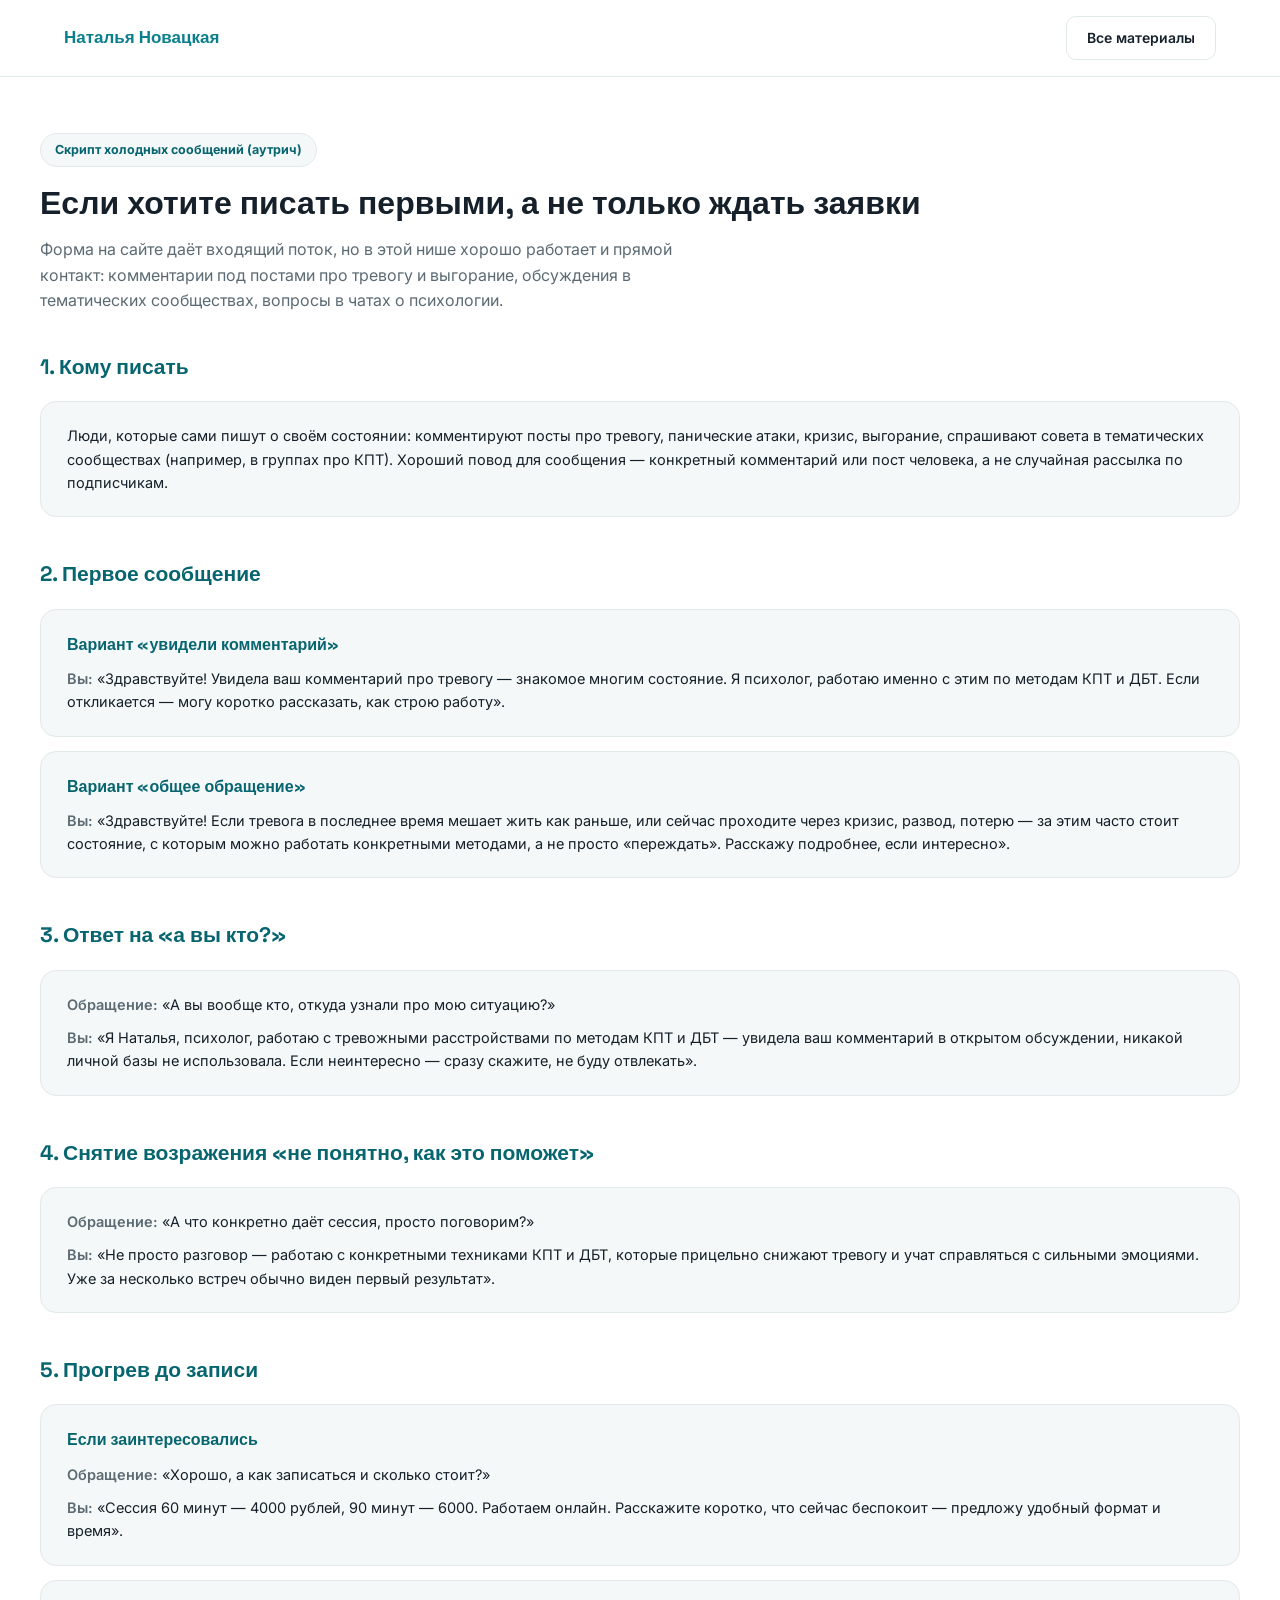
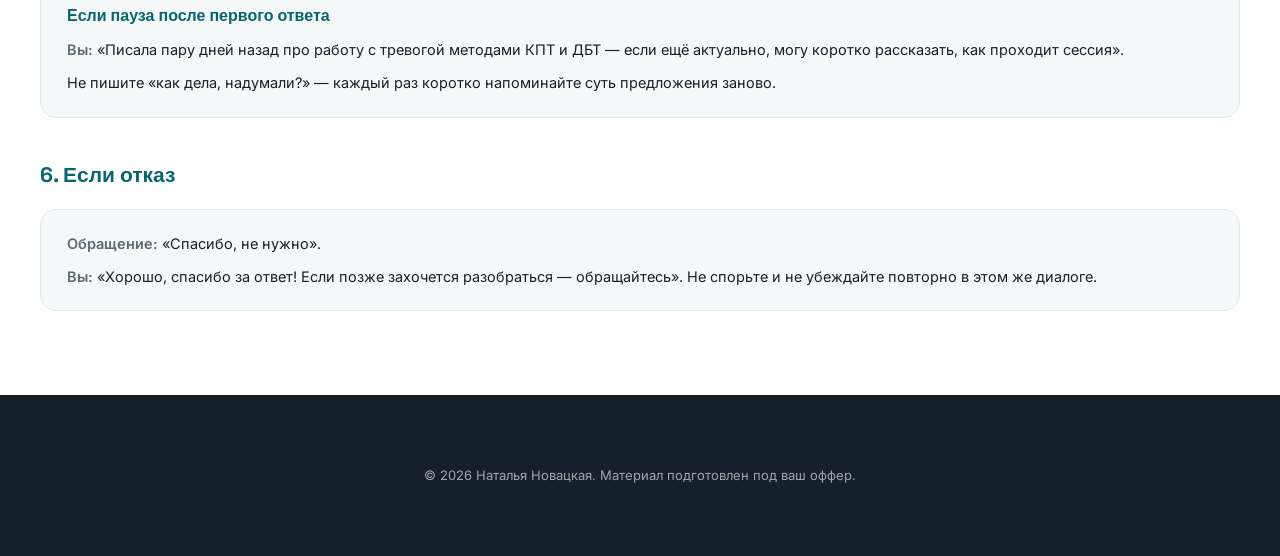
<file: outreach.html>
<!DOCTYPE html>
<html lang="ru">
<head>
<meta charset="UTF-8">
<meta name="viewport" content="width=device-width, initial-scale=1.0">
<title>Скрипт холодных сообщений — Наталья Новацкая</title>
<meta name="robots" content="noindex, nofollow">
<link rel="preconnect" href="https://fonts.googleapis.com">
<link rel="preconnect" href="https://fonts.gstatic.com" crossorigin>
<link href="https://fonts.googleapis.com/css2?family=Inter:wght@400;500;600;700;800&family=Space+Grotesk:wght@500;600;700&display=swap" rel="stylesheet">
<link rel="stylesheet" href="styles.css">
<!-- Yandex.Metrika counter -->
<script>
(function(m,e,t,r,i,k,a){m[i]=m[i]||function(){(m[i].a=m[i].a||[]).push(arguments)};
m[i].l=1*new Date();for(var j=0;j<document.scripts.length;j++){if(document.scripts[j].src===r){return;}}
k=e.createElement(t),a=e.getElementsByTagName(t)[0],k.async=1,k.src=r,a.parentNode.insertBefore(k,a)})
(window,document,"script","https://mc.yandex.ru/metrika/tag.js","ym");
ym(114189886,"init",{clickmap:true,trackLinks:true,accurateTrackBounce:true,webvisor:true});
</script>
<noscript><div><img src="https://mc.yandex.ru/watch/114189886" style="position:absolute;left:-9999px" alt=""></div></noscript>
<!-- /Yandex.Metrika counter -->
</head>
<body>

<header class="doc-header">
  <div class="container doc-bar">
    <a href="index.html" class="logo__main">Наталья Новацкая</a>
    <div class="doc-bar__actions">
      <a href="materials.html" class="btn btn--ghost btn--sm">Все материалы</a>
    </div>
  </div>
</header>

<main class="container doc-hero">
  <span class="tag">Скрипт холодных сообщений (аутрич)</span>
  <h1>Если хотите писать первыми, а не только ждать заявки</h1>
  <p>Форма на сайте даёт входящий поток, но в этой нише хорошо работает и прямой контакт: комментарии под постами про тревогу и выгорание, обсуждения в тематических сообществах, вопросы в чатах о психологии.</p>
</main>

<section class="container doc-section">
  <h2>1. Кому писать</h2>
  <div class="script-block">
    <p>Люди, которые сами пишут о своём состоянии: комментируют посты про тревогу, панические атаки, кризис, выгорание, спрашивают совета в тематических сообществах (например, в группах про КПТ). Хороший повод для сообщения — конкретный комментарий или пост человека, а не случайная рассылка по подписчикам.</p>
  </div>

  <h2>2. Первое сообщение</h2>
  <div class="script-block">
    <h3>Вариант «увидели комментарий»</h3>
    <p><span class="who">Вы:</span> «Здравствуйте! Увидела ваш комментарий про тревогу — знакомое многим состояние. Я психолог, работаю именно с этим по методам КПТ и ДБТ. Если откликается — могу коротко рассказать, как строю работу».</p>
  </div>
  <div class="script-block">
    <h3>Вариант «общее обращение»</h3>
    <p><span class="who">Вы:</span> «Здравствуйте! Если тревога в последнее время мешает жить как раньше, или сейчас проходите через кризис, развод, потерю — за этим часто стоит состояние, с которым можно работать конкретными методами, а не просто «переждать». Расскажу подробнее, если интересно».</p>
  </div>

  <h2>3. Ответ на «а вы кто?»</h2>
  <div class="script-block">
    <p><span class="who">Обращение:</span> «А вы вообще кто, откуда узнали про мою ситуацию?»</p>
    <p><span class="who">Вы:</span> «Я Наталья, психолог, работаю с тревожными расстройствами по методам КПТ и ДБТ — увидела ваш комментарий в открытом обсуждении, никакой личной базы не использовала. Если неинтересно — сразу скажите, не буду отвлекать».</p>
  </div>

  <h2>4. Снятие возражения «не понятно, как это поможет»</h2>
  <div class="script-block">
    <p><span class="who">Обращение:</span> «А что конкретно даёт сессия, просто поговорим?»</p>
    <p><span class="who">Вы:</span> «Не просто разговор — работаю с конкретными техниками КПТ и ДБТ, которые прицельно снижают тревогу и учат справляться с сильными эмоциями. Уже за несколько встреч обычно виден первый результат».</p>
  </div>

  <h2>5. Прогрев до записи</h2>
  <div class="script-block">
    <h3>Если заинтересовались</h3>
    <p><span class="who">Обращение:</span> «Хорошо, а как записаться и сколько стоит?»</p>
    <p><span class="who">Вы:</span> «Сессия 60 минут — 4000 рублей, 90 минут — 6000. Работаем онлайн. Расскажите коротко, что сейчас беспокоит — предложу удобный формат и время».</p>
  </div>
  <div class="script-block">
    <h3>Если пауза после первого ответа</h3>
    <p><span class="who">Вы:</span> «Писала пару дней назад про работу с тревогой методами КПТ и ДБТ — если ещё актуально, могу коротко рассказать, как проходит сессия».</p>
    <p>Не пишите «как дела, надумали?» — каждый раз коротко напоминайте суть предложения заново.</p>
  </div>

  <h2>6. Если отказ</h2>
  <div class="script-block">
    <p><span class="who">Обращение:</span> «Спасибо, не нужно».</p>
    <p><span class="who">Вы:</span> «Хорошо, спасибо за ответ! Если позже захочется разобраться — обращайтесь». Не спорьте и не убеждайте повторно в этом же диалоге.</p>
  </div>
</section>

<footer class="footer">
  <div class="container footer__bottom">
    <span>© <span id="year"></span> Наталья Новацкая. Материал подготовлен под ваш оффер.</span>
  </div>
</footer>

<script>document.getElementById('year').textContent = new Date().getFullYear();</script>
</body>
</html>
</file>
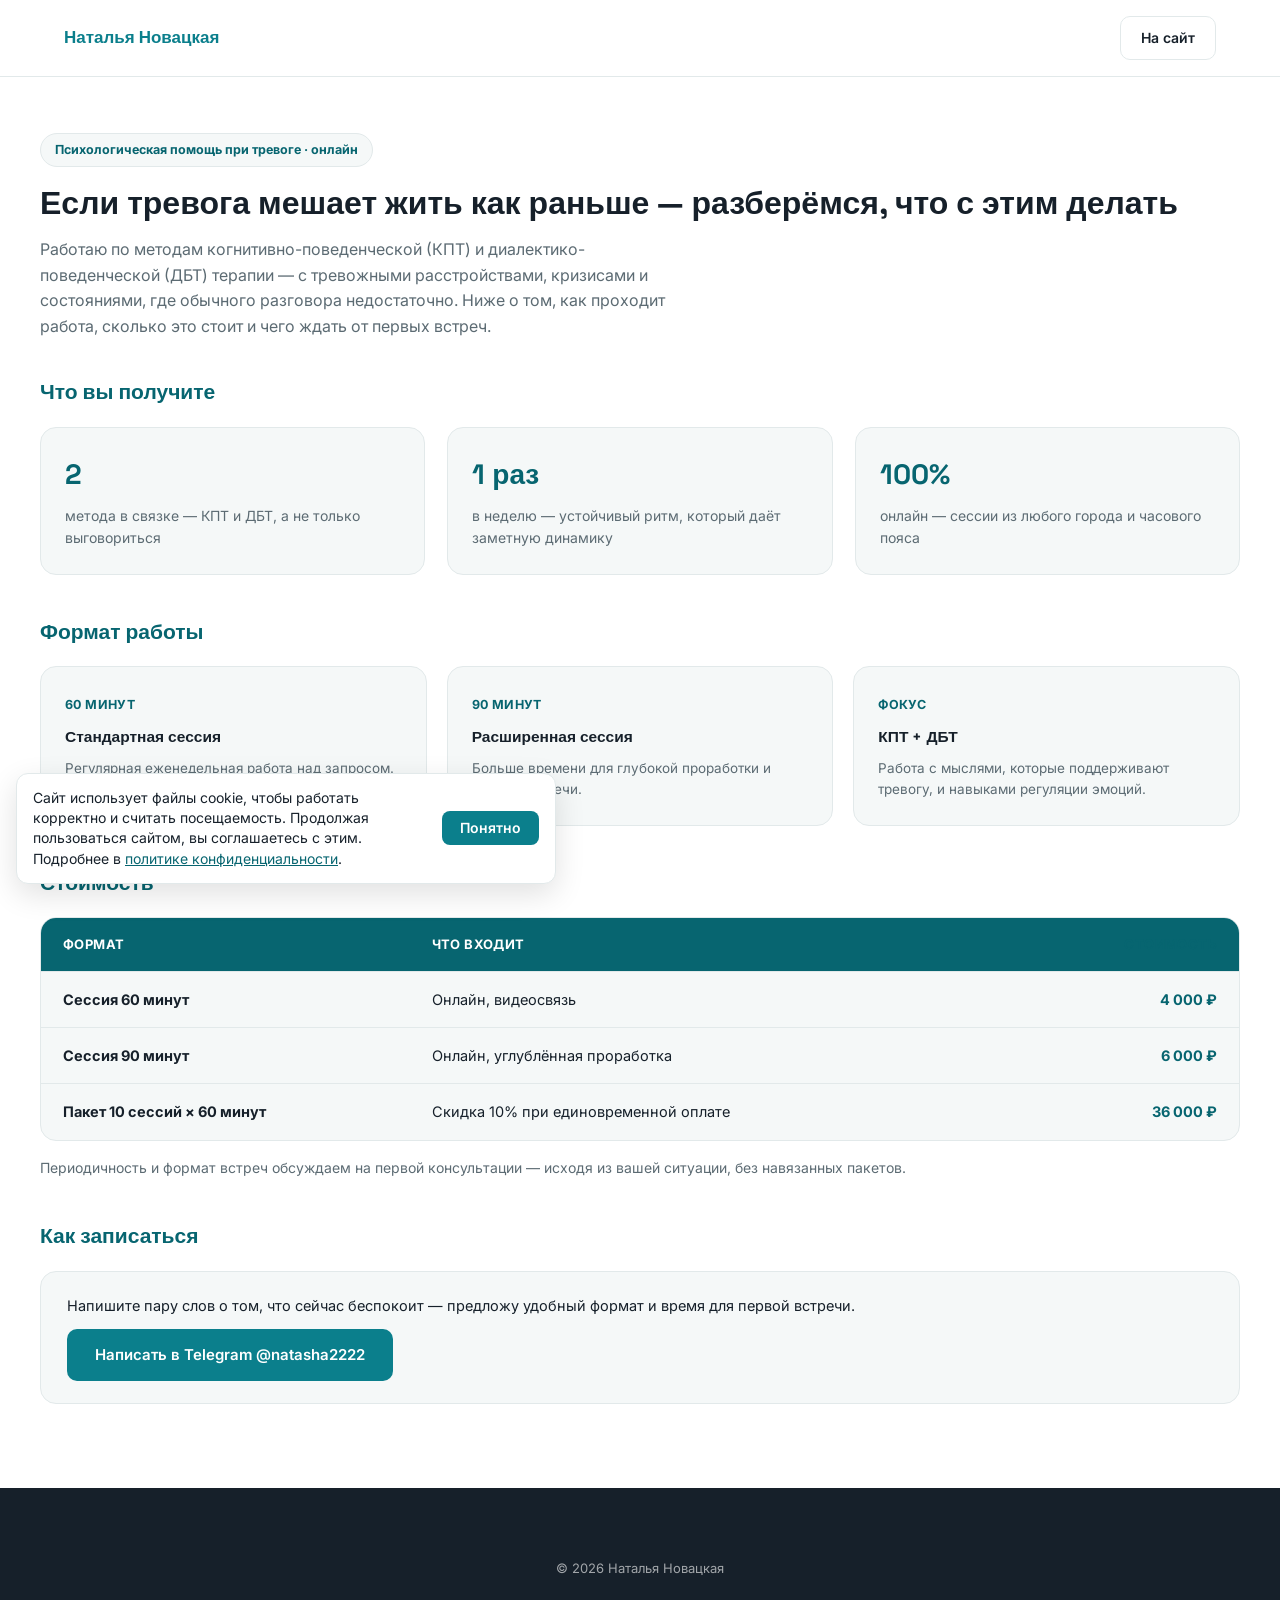
<file: presentation.html>
<!DOCTYPE html>
<html lang="ru">
<head>
<meta charset="UTF-8">
<meta name="viewport" content="width=device-width, initial-scale=1.0">
<title>Наталья Новацкая: психолог КПТ и ДБТ, презентация</title>
<meta name="description" content="Как проходит работа с психологом Натальей Новацкой: методы КПТ и ДБТ, формат онлайн, стоимость сессий и запись в Telegram.">
<meta name="robots" content="index, follow">
<link rel="canonical" href="https://novatskaya-psy.ru/presentation.html">
<meta property="og:type" content="website">
<meta property="og:locale" content="ru_RU">
<meta property="og:title" content="Наталья Новацкая: психолог КПТ и ДБТ, презентация">
<meta property="og:description" content="Как проходит работа с психологом Натальей Новацкой: методы КПТ и ДБТ, формат онлайн, стоимость сессий и запись в Telegram.">
<meta property="og:url" content="https://novatskaya-psy.ru/presentation.html">
<meta name="twitter:card" content="summary">
<link rel="preconnect" href="https://fonts.googleapis.com">
<link rel="preconnect" href="https://fonts.gstatic.com" crossorigin>
<link href="https://fonts.googleapis.com/css2?family=Inter:wght@400;500;600;700;800&family=Space+Grotesk:wght@500;600;700&display=swap" rel="stylesheet">
<link rel="stylesheet" href="styles.css">
<!-- Yandex.Metrika counter -->
<script>
(function(m,e,t,r,i,k,a){m[i]=m[i]||function(){(m[i].a=m[i].a||[]).push(arguments)};
m[i].l=1*new Date();for(var j=0;j<document.scripts.length;j++){if(document.scripts[j].src===r){return;}}
k=e.createElement(t),a=e.getElementsByTagName(t)[0],k.async=1,k.src=r,a.parentNode.insertBefore(k,a)})
(window,document,"script","https://mc.yandex.ru/metrika/tag.js","ym");
ym(114189886,"init",{clickmap:true,trackLinks:true,accurateTrackBounce:true,webvisor:true});
</script>
<noscript><div><img src="https://mc.yandex.ru/watch/114189886" style="position:absolute;left:-9999px" alt=""></div></noscript>
<!-- /Yandex.Metrika counter -->
</head>
<body>

<header class="doc-header">
  <div class="container doc-bar">
    <a href="index.html" class="logo__main">Наталья Новацкая</a>
    <div class="doc-bar__actions">
      <a href="index.html" class="btn btn--ghost btn--sm">На сайт</a>
    </div>
  </div>
</header>

<main class="container doc-hero">
  <span class="tag">Психологическая помощь при тревоге · онлайн</span>
  <h1>Если тревога мешает жить как раньше — разберёмся, что с этим делать</h1>
  <p>Работаю по методам когнитивно-поведенческой (КПТ) и диалектико-поведенческой (ДБТ) терапии — с тревожными расстройствами, кризисами и состояниями, где обычного разговора недостаточно. Ниже о том, как проходит работа, сколько это стоит и чего ждать от первых встреч.</p>
</main>

<section class="container doc-section">
  <h2>Что вы получите</h2>
  <div class="usp-grid">
    <div class="usp"><span class="usp__num">2</span><p>метода в связке — КПТ и ДБТ, а не только выговориться</p></div>
    <div class="usp"><span class="usp__num">1 раз</span><p>в неделю — устойчивый ритм, который даёт заметную динамику</p></div>
    <div class="usp"><span class="usp__num">100%</span><p>онлайн — сессии из любого города и часового пояса</p></div>
  </div>

  <h2>Формат работы</h2>
  <div class="grid grid--3">
    <div class="doc-service"><span class="doc-service__tag">60 минут</span><h4>Стандартная сессия</h4><p>Регулярная еженедельная работа над запросом.</p></div>
    <div class="doc-service"><span class="doc-service__tag">90 минут</span><h4>Расширенная сессия</h4><p>Больше времени для глубокой проработки и первой встречи.</p></div>
    <div class="doc-service"><span class="doc-service__tag">Фокус</span><h4>КПТ + ДБТ</h4><p>Работа с мыслями, которые поддерживают тревогу, и навыками регуляции эмоций.</p></div>
  </div>

  <h2>Стоимость</h2>
  <div class="doc-price-table">
    <div class="doc-price-row doc-price-row--head"><span>Формат</span><span>Что входит</span><span>Стоимость</span></div>
    <div class="doc-price-row"><span>Сессия 60 минут</span><span>Онлайн, видеосвязь</span><span>4 000 ₽</span></div>
    <div class="doc-price-row"><span>Сессия 90 минут</span><span>Онлайн, углублённая проработка</span><span>6 000 ₽</span></div>
    <div class="doc-price-row"><span>Пакет 10 сессий × 60 минут</span><span>Скидка 10% при единовременной оплате</span><span>36 000 ₽</span></div>
  </div>
  <p style="color:var(--text-muted); font-size:14px; margin-bottom:40px;">Периодичность и формат встреч обсуждаем на первой консультации — исходя из вашей ситуации, без навязанных пакетов.</p>

  <h2>Как записаться</h2>
  <div class="script-block">
    <p>Напишите пару слов о том, что сейчас беспокоит — предложу удобный формат и время для первой встречи.</p>
    <div style="display:flex;gap:12px;flex-wrap:wrap;margin-top:12px;">
      <a href="https://t.me/natasha2222" target="_blank" rel="noopener" class="btn btn--primary">Написать в Telegram @natasha2222</a>
    </div>
  </div>
</section>

<footer class="footer">
  <div class="container footer__bottom">
    <span>© <span id="year"></span> Наталья Новацкая</span>
  </div>
</footer>

<script>document.getElementById('year').textContent = new Date().getFullYear();</script>
<script src="cookie.js" defer></script>
</body>
</html>
</file>
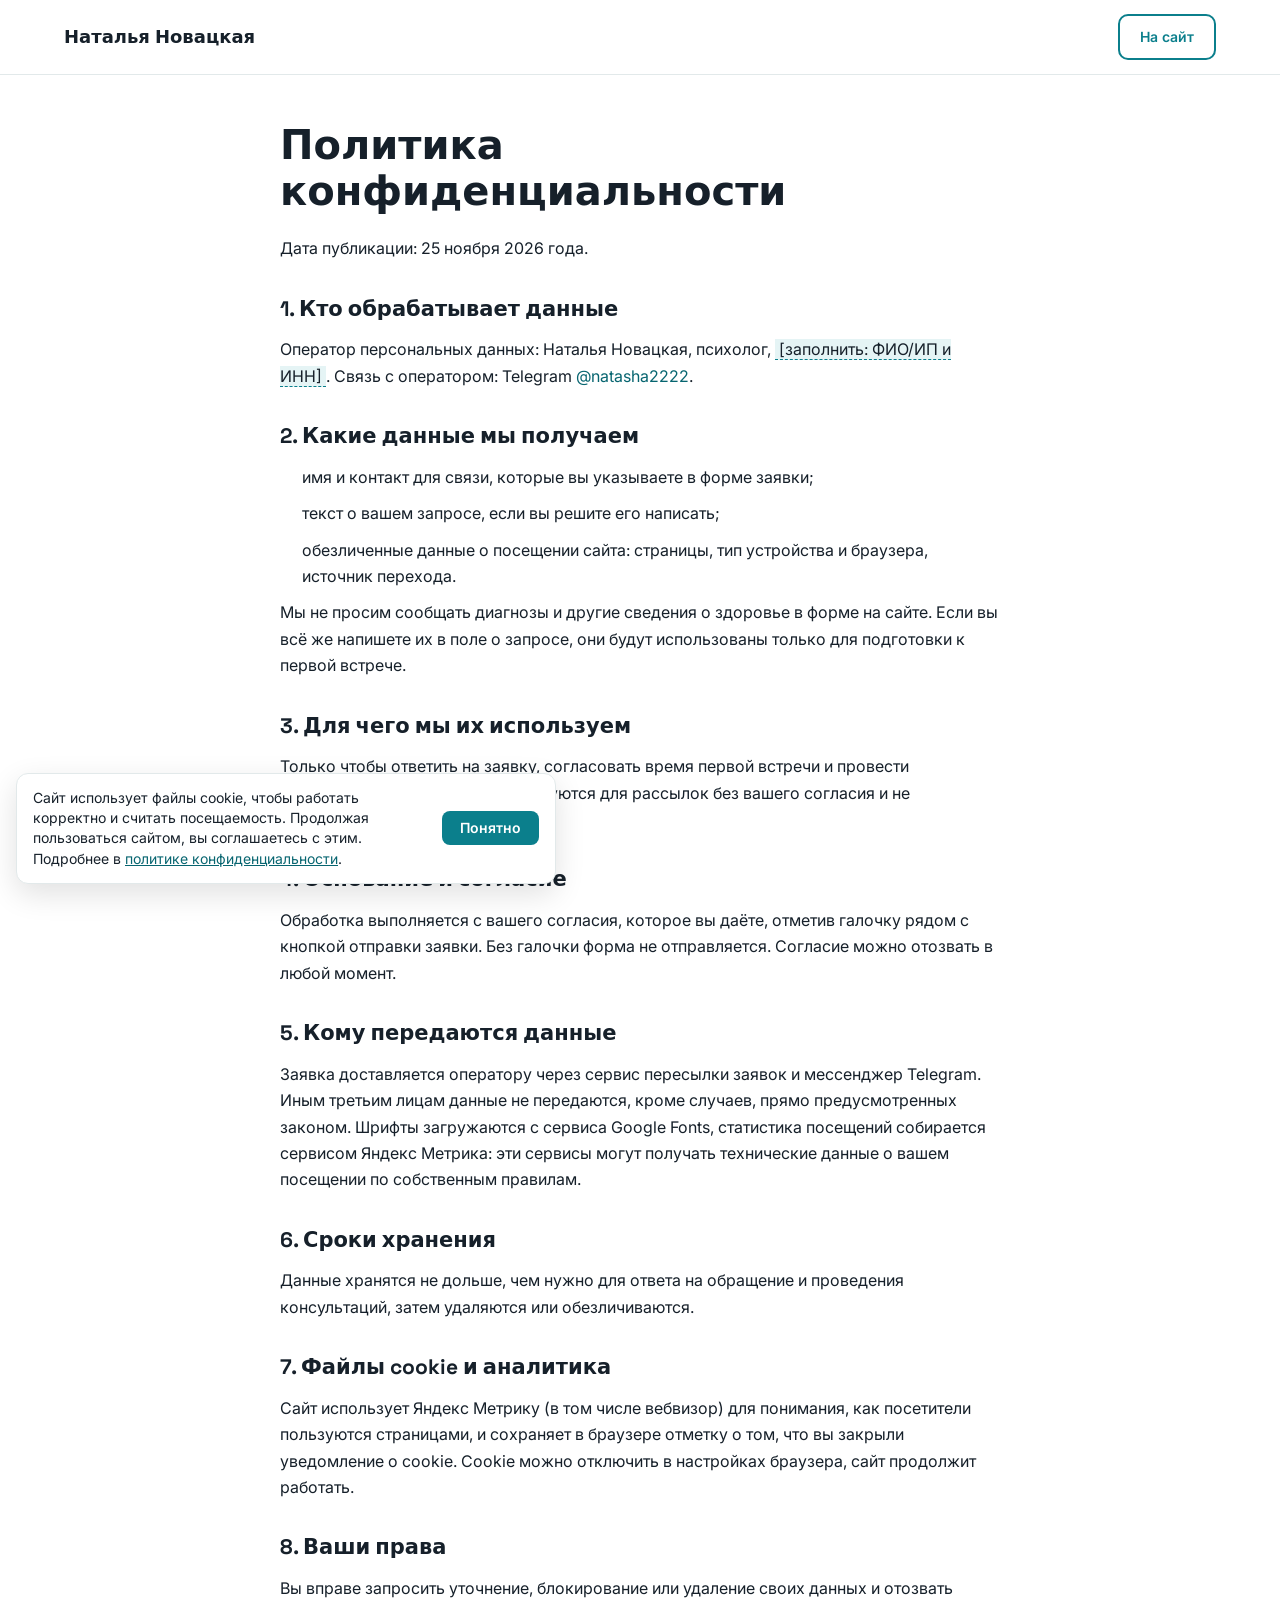
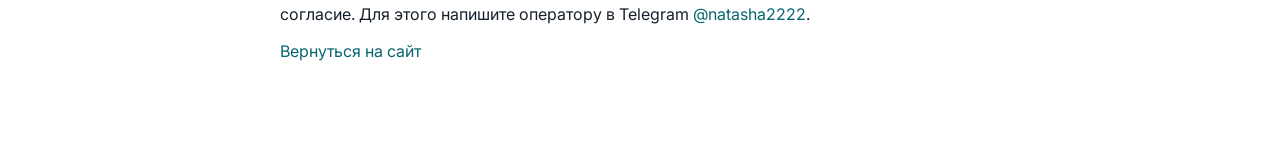
<file: privacy.html>
<!DOCTYPE html>
<html lang="ru">
<head>
<meta charset="UTF-8">
<meta name="viewport" content="width=device-width, initial-scale=1.0">
<title>Политика конфиденциальности | Наталья Новацкая</title>
<meta name="description" content="Политика обработки персональных данных на сайте психолога Натальи Новацкой: какие данные собираются, зачем и как их удалить.">
<meta name="robots" content="noindex, follow">
<link rel="canonical" href="https://novatskaya-psy.ru/privacy.html">
<link rel="preconnect" href="https://fonts.googleapis.com">
<link rel="preconnect" href="https://fonts.gstatic.com" crossorigin>
<link href="https://fonts.googleapis.com/css2?family=Inter:wght@400;500;600;700;800&family=Space+Grotesk:wght@500;600;700&display=swap" rel="stylesheet">
<link rel="stylesheet" href="styles.css">
<style>
.legal-bar { border-bottom: 1px solid var(--border); background: #fff; }
.legal-bar__in { display: flex; align-items: center; justify-content: space-between; gap: 16px; padding-top: 14px; padding-bottom: 14px; }
.legal-bar__name { font-family: 'Space Grotesk', system-ui, sans-serif; font-weight: 700; font-size: 18px; color: var(--text); text-decoration: none; }
.legal { max-width: 760px; margin: 0 auto; padding: 48px 20px 80px; color: var(--text); line-height: 1.65; }
.legal h1 { font-family: 'Space Grotesk', system-ui, sans-serif; font-size: clamp(28px, 5vw, 40px); line-height: 1.15; margin: 0 0 20px; overflow-wrap: anywhere; }
.legal h2 { font-family: 'Space Grotesk', system-ui, sans-serif; font-size: 21px; margin: 30px 0 10px; }
.legal p, .legal li { margin: 0 0 10px; }
.legal ul { padding-left: 22px; margin: 0 0 10px; }
.legal a { color: var(--accent-dark); }
.legal .ph { background: var(--accent-light); border-bottom: 1px dashed var(--accent); padding: 0 4px; }
</style>
</head>
<body>
<header class="legal-bar">
  <div class="container legal-bar__in">
    <a href="index.html" class="legal-bar__name">Наталья Новацкая</a>
    <a href="index.html" class="btn btn--outline btn--sm">На сайт</a>
  </div>
</header>
<main class="legal">
  <h1>Политика конфиденциальности</h1>
  <p>Дата публикации: 25 ноября 2026 года.</p>

  <h2>1. Кто обрабатывает данные</h2>
  <p>Оператор персональных данных: Наталья Новацкая, психолог, <span class="ph">[заполнить: ФИО/ИП и ИНН]</span>. Связь с оператором: Telegram <a href="https://t.me/natasha2222" rel="noopener">@natasha2222</a>.</p>

  <h2>2. Какие данные мы получаем</h2>
  <ul>
    <li>имя и контакт для связи, которые вы указываете в форме заявки;</li>
    <li>текст о вашем запросе, если вы решите его написать;</li>
    <li>обезличенные данные о посещении сайта: страницы, тип устройства и браузера, источник перехода.</li>
  </ul>
  <p>Мы не просим сообщать диагнозы и другие сведения о здоровье в форме на сайте. Если вы всё же напишете их в поле о запросе, они будут использованы только для подготовки к первой встрече.</p>

  <h2>3. Для чего мы их используем</h2>
  <p>Только чтобы ответить на заявку, согласовать время первой встречи и провести консультацию. Данные не используются для рассылок без вашего согласия и не продаются.</p>

  <h2>4. Основание и согласие</h2>
  <p>Обработка выполняется с вашего согласия, которое вы даёте, отметив галочку рядом с кнопкой отправки заявки. Без галочки форма не отправляется. Согласие можно отозвать в любой момент.</p>

  <h2>5. Кому передаются данные</h2>
  <p>Заявка доставляется оператору через сервис пересылки заявок и мессенджер Telegram. Иным третьим лицам данные не передаются, кроме случаев, прямо предусмотренных законом. Шрифты загружаются с сервиса Google Fonts, статистика посещений собирается сервисом Яндекс Метрика: эти сервисы могут получать технические данные о вашем посещении по собственным правилам.</p>

  <h2>6. Сроки хранения</h2>
  <p>Данные хранятся не дольше, чем нужно для ответа на обращение и проведения консультаций, затем удаляются или обезличиваются.</p>

  <h2>7. Файлы cookie и аналитика</h2>
  <p>Сайт использует Яндекс Метрику (в том числе вебвизор) для понимания, как посетители пользуются страницами, и сохраняет в браузере отметку о том, что вы закрыли уведомление о cookie. Cookie можно отключить в настройках браузера, сайт продолжит работать.</p>

  <h2>8. Ваши права</h2>
  <p>Вы вправе запросить уточнение, блокирование или удаление своих данных и отозвать согласие. Для этого напишите оператору в Telegram <a href="https://t.me/natasha2222" rel="noopener">@natasha2222</a>.</p>

  <p><a href="index.html">Вернуться на сайт</a></p>
</main>
<script src="cookie.js" defer></script>
</body>
</html>
</file>
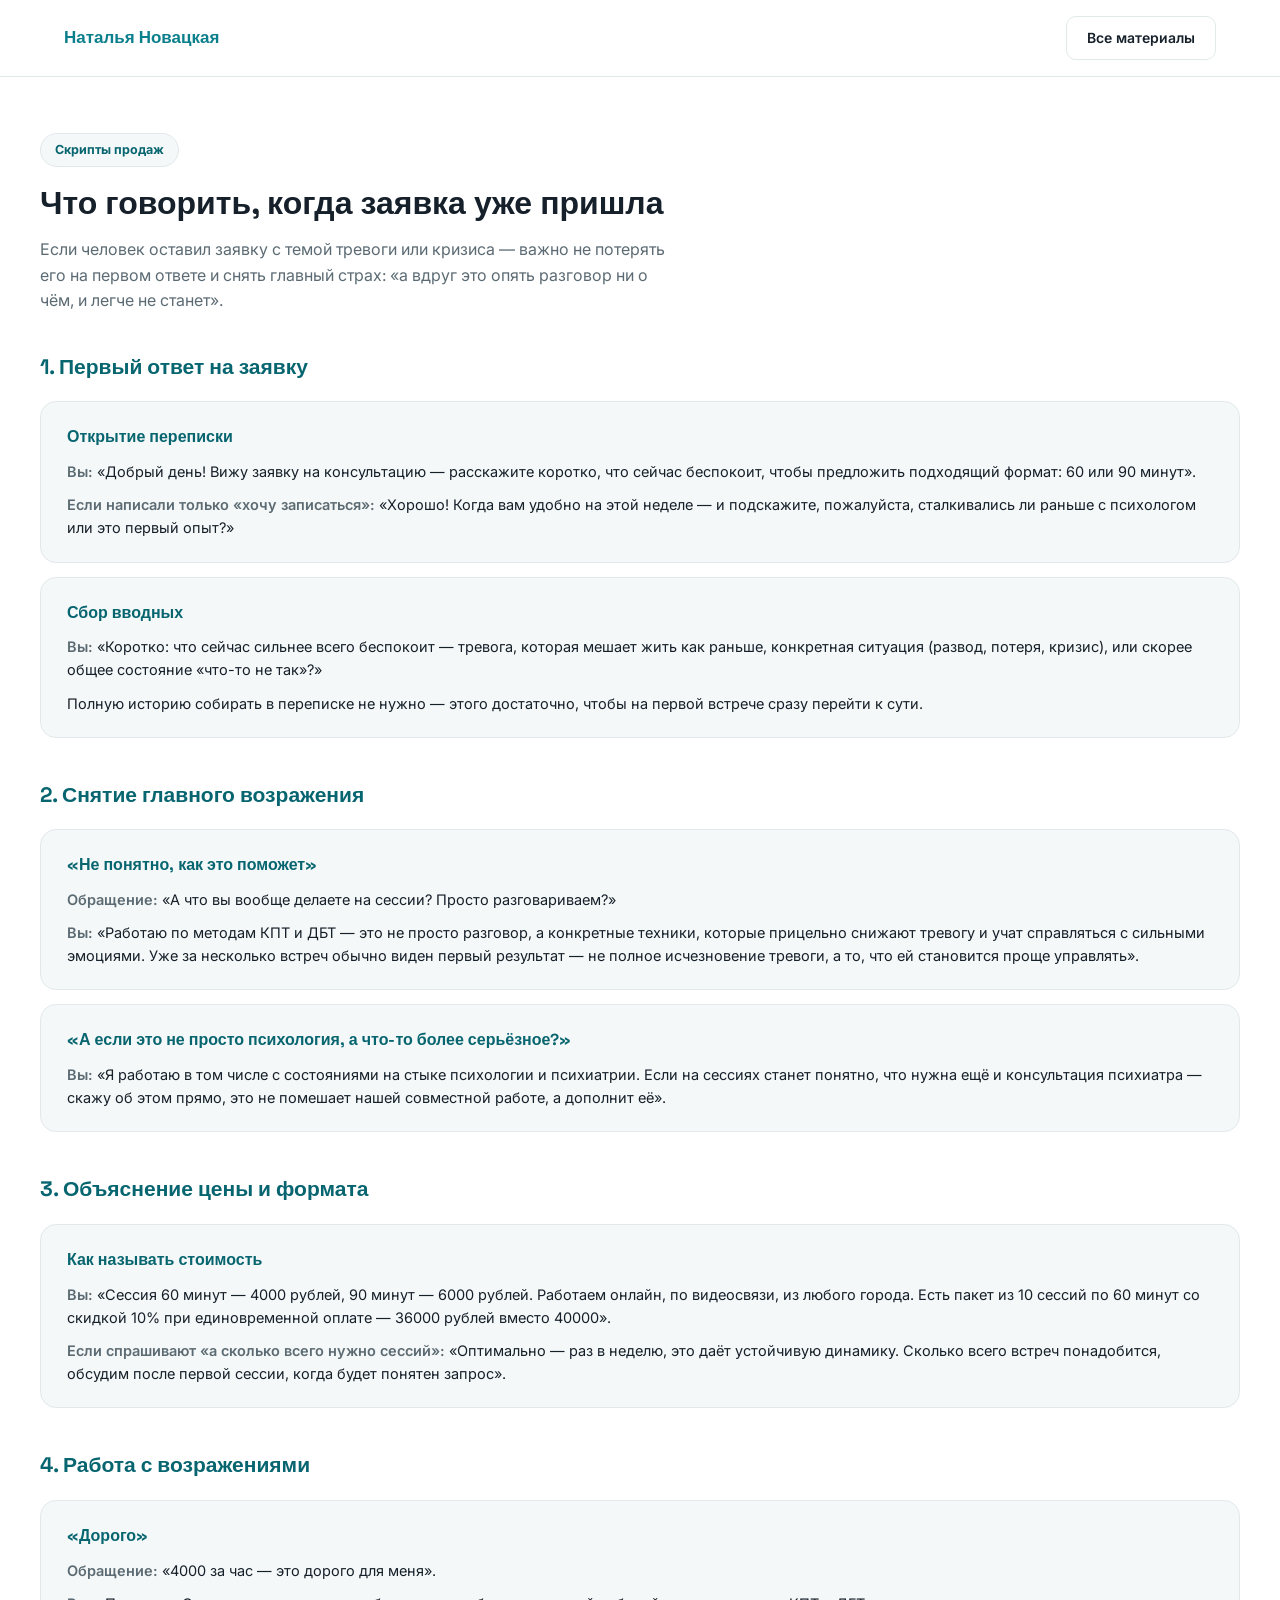
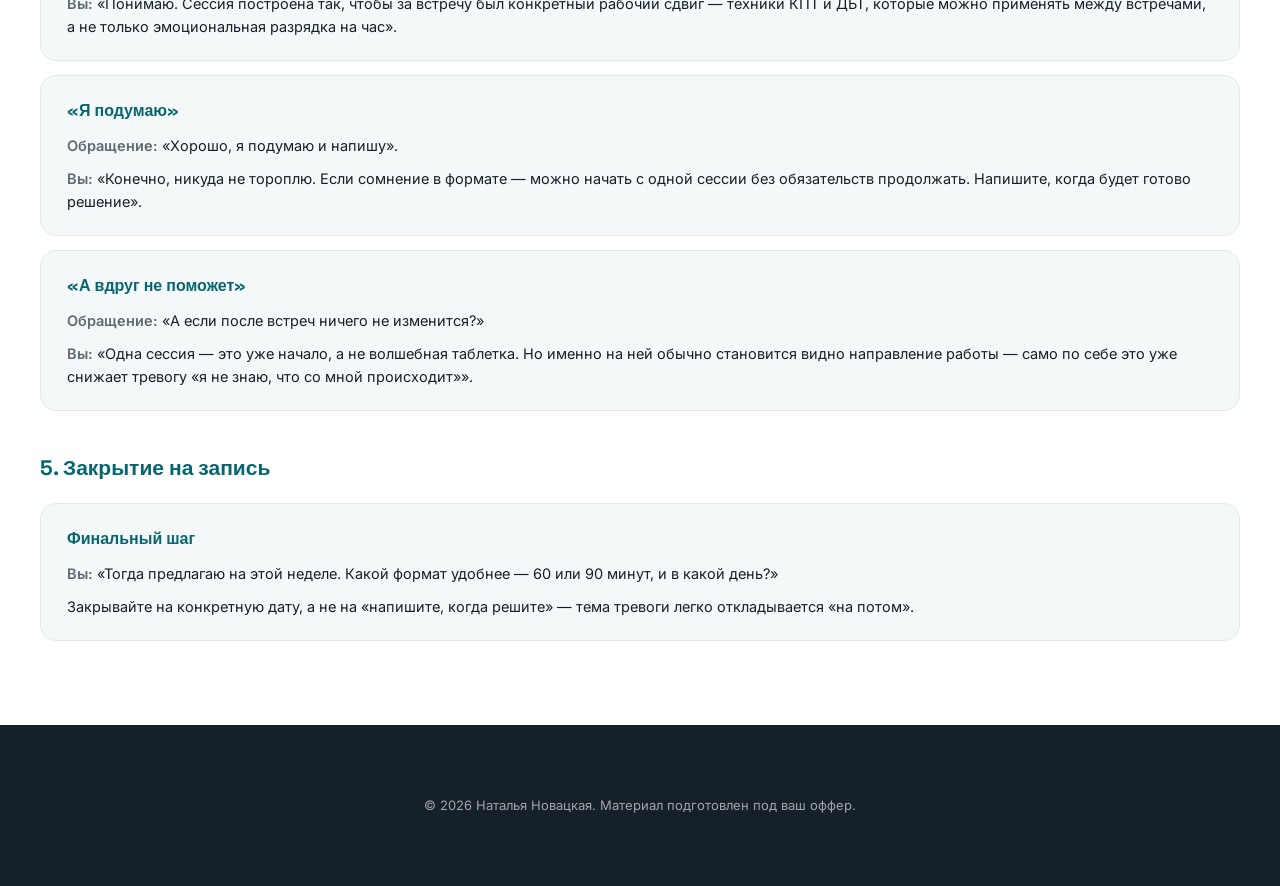
<file: scripts.html>
<!DOCTYPE html>
<html lang="ru">
<head>
<meta charset="UTF-8">
<meta name="viewport" content="width=device-width, initial-scale=1.0">
<title>Скрипты продаж — Наталья Новацкая</title>
<meta name="robots" content="noindex, nofollow">
<link rel="preconnect" href="https://fonts.googleapis.com">
<link rel="preconnect" href="https://fonts.gstatic.com" crossorigin>
<link href="https://fonts.googleapis.com/css2?family=Inter:wght@400;500;600;700;800&family=Space+Grotesk:wght@500;600;700&display=swap" rel="stylesheet">
<link rel="stylesheet" href="styles.css">
<!-- Yandex.Metrika counter -->
<script>
(function(m,e,t,r,i,k,a){m[i]=m[i]||function(){(m[i].a=m[i].a||[]).push(arguments)};
m[i].l=1*new Date();for(var j=0;j<document.scripts.length;j++){if(document.scripts[j].src===r){return;}}
k=e.createElement(t),a=e.getElementsByTagName(t)[0],k.async=1,k.src=r,a.parentNode.insertBefore(k,a)})
(window,document,"script","https://mc.yandex.ru/metrika/tag.js","ym");
ym(114189886,"init",{clickmap:true,trackLinks:true,accurateTrackBounce:true,webvisor:true});
</script>
<noscript><div><img src="https://mc.yandex.ru/watch/114189886" style="position:absolute;left:-9999px" alt=""></div></noscript>
<!-- /Yandex.Metrika counter -->
</head>
<body>

<header class="doc-header">
  <div class="container doc-bar">
    <a href="index.html" class="logo__main">Наталья Новацкая</a>
    <div class="doc-bar__actions">
      <a href="materials.html" class="btn btn--ghost btn--sm">Все материалы</a>
    </div>
  </div>
</header>

<main class="container doc-hero">
  <span class="tag">Скрипты продаж</span>
  <h1>Что говорить, когда заявка уже пришла</h1>
  <p>Если человек оставил заявку с темой тревоги или кризиса — важно не потерять его на первом ответе и снять главный страх: «а вдруг это опять разговор ни о чём, и легче не станет».</p>
</main>

<section class="container doc-section">
  <h2>1. Первый ответ на заявку</h2>
  <div class="script-block">
    <h3>Открытие переписки</h3>
    <p><span class="who">Вы:</span> «Добрый день! Вижу заявку на консультацию — расскажите коротко, что сейчас беспокоит, чтобы предложить подходящий формат: 60 или 90 минут».</p>
    <p><span class="who">Если написали только «хочу записаться»:</span> «Хорошо! Когда вам удобно на этой неделе — и подскажите, пожалуйста, сталкивались ли раньше с психологом или это первый опыт?»</p>
  </div>
  <div class="script-block">
    <h3>Сбор вводных</h3>
    <p><span class="who">Вы:</span> «Коротко: что сейчас сильнее всего беспокоит — тревога, которая мешает жить как раньше, конкретная ситуация (развод, потеря, кризис), или скорее общее состояние «что-то не так»?»</p>
    <p>Полную историю собирать в переписке не нужно — этого достаточно, чтобы на первой встрече сразу перейти к сути.</p>
  </div>

  <h2>2. Снятие главного возражения</h2>
  <div class="script-block">
    <h3>«Не понятно, как это поможет»</h3>
    <p><span class="who">Обращение:</span> «А что вы вообще делаете на сессии? Просто разговариваем?»</p>
    <p><span class="who">Вы:</span> «Работаю по методам КПТ и ДБТ — это не просто разговор, а конкретные техники, которые прицельно снижают тревогу и учат справляться с сильными эмоциями. Уже за несколько встреч обычно виден первый результат — не полное исчезновение тревоги, а то, что ей становится проще управлять».</p>
  </div>
  <div class="script-block">
    <h3>«А если это не просто психология, а что-то более серьёзное?»</h3>
    <p><span class="who">Вы:</span> «Я работаю в том числе с состояниями на стыке психологии и психиатрии. Если на сессиях станет понятно, что нужна ещё и консультация психиатра — скажу об этом прямо, это не помешает нашей совместной работе, а дополнит её».</p>
  </div>

  <h2>3. Объяснение цены и формата</h2>
  <div class="script-block">
    <h3>Как называть стоимость</h3>
    <p><span class="who">Вы:</span> «Сессия 60 минут — 4000 рублей, 90 минут — 6000 рублей. Работаем онлайн, по видеосвязи, из любого города. Есть пакет из 10 сессий по 60 минут со скидкой 10% при единовременной оплате — 36000 рублей вместо 40000».</p>
    <p><span class="who">Если спрашивают «а сколько всего нужно сессий»:</span> «Оптимально — раз в неделю, это даёт устойчивую динамику. Сколько всего встреч понадобится, обсудим после первой сессии, когда будет понятен запрос».</p>
  </div>

  <h2>4. Работа с возражениями</h2>
  <div class="script-block">
    <h3>«Дорого»</h3>
    <p><span class="who">Обращение:</span> «4000 за час — это дорого для меня».</p>
    <p><span class="who">Вы:</span> «Понимаю. Сессия построена так, чтобы за встречу был конкретный рабочий сдвиг — техники КПТ и ДБТ, которые можно применять между встречами, а не только эмоциональная разрядка на час».</p>
  </div>
  <div class="script-block">
    <h3>«Я подумаю»</h3>
    <p><span class="who">Обращение:</span> «Хорошо, я подумаю и напишу».</p>
    <p><span class="who">Вы:</span> «Конечно, никуда не тороплю. Если сомнение в формате — можно начать с одной сессии без обязательств продолжать. Напишите, когда будет готово решение».</p>
  </div>
  <div class="script-block">
    <h3>«А вдруг не поможет»</h3>
    <p><span class="who">Обращение:</span> «А если после встреч ничего не изменится?»</p>
    <p><span class="who">Вы:</span> «Одна сессия — это уже начало, а не волшебная таблетка. Но именно на ней обычно становится видно направление работы — само по себе это уже снижает тревогу «я не знаю, что со мной происходит»».</p>
  </div>

  <h2>5. Закрытие на запись</h2>
  <div class="script-block">
    <h3>Финальный шаг</h3>
    <p><span class="who">Вы:</span> «Тогда предлагаю на этой неделе. Какой формат удобнее — 60 или 90 минут, и в какой день?»</p>
    <p>Закрывайте на конкретную дату, а не на «напишите, когда решите» — тема тревоги легко откладывается «на потом».</p>
  </div>
</section>

<footer class="footer">
  <div class="container footer__bottom">
    <span>© <span id="year"></span> Наталья Новацкая. Материал подготовлен под ваш оффер.</span>
  </div>
</footer>

<script>document.getElementById('year').textContent = new Date().getFullYear();</script>
</body>
</html>
</file>
<file: styles.css>
/* ===== RESET & BASE ===== */
*, *::before, *::after { box-sizing: border-box; margin: 0; padding: 0; }
html { scroll-behavior: smooth; font-size: 16px; }
body {
  font-family: 'Inter', sans-serif;
  background: #ffffff;
  color: #16202a;
  line-height: 1.6;
  -webkit-font-smoothing: antialiased;
}
img { max-width: 100%; display: block; }
a { color: inherit; text-decoration: none; }
button { cursor: pointer; border: none; background: none; font: inherit; }
ul { list-style: none; }

/* ===== VARIABLES ===== */
:root {
  --accent: #0b7f8c;
  --accent-dark: #076570;
  --accent-light: #e5f4f5;
  --accent-mid: #b9e2e5;
  --ink-2: #6d5b9e;
  --ink-2-light: #f1eefa;
  --bg: #ffffff;
  --bg-alt: #f5f8f8;
  --text: #16202a;
  --text-muted: #5c6b73;
  --text-light: #94a3a8;
  --border: #e2e9ea;
  --radius: 16px;
  --radius-sm: 10px;
  --shadow: 0 4px 24px rgba(11,127,140,0.10);
  --shadow-lg: 0 12px 40px rgba(11,127,140,0.16);
  --header-h: 72px;
}

/* ===== CONTAINER ===== */
.container { max-width: 1200px; margin: 0 auto; padding: 0 24px; }

/* ===== BUTTONS ===== */
.btn {
  display: inline-flex;
  align-items: center;
  justify-content: center;
  gap: 8px;
  padding: 14px 28px;
  border-radius: 10px;
  font-weight: 600;
  font-size: 15px;
  transition: all .2s;
  cursor: pointer;
  white-space: nowrap;
}
.btn--primary { background: var(--accent); color: #fff; }
.btn--primary:hover { background: var(--accent-dark); transform: translateY(-1px); box-shadow: 0 8px 24px rgba(11,127,140,0.3); }
.btn--outline { border: 2px solid var(--accent); color: var(--accent); background: transparent; }
.btn--outline:hover { background: var(--accent-light); }
.btn--sm { padding: 10px 20px; font-size: 14px; }

/* ===== HEADER ===== */
.header {
  position: sticky; top: 0; z-index: 100;
  background: rgba(255,255,255,0.97);
  border-bottom: 1px solid transparent;
  transition: border-color .3s, box-shadow .3s;
  height: var(--header-h);
}
.header.scrolled { border-color: var(--border); box-shadow: 0 2px 16px rgba(11,127,140,0.08); }
.header__inner { display: flex; align-items: center; gap: 24px; height: 100%; min-width: 0; }
.logo { display: flex; flex-direction: column; gap: 1px; flex-shrink: 0; text-decoration: none; }
.logo__name { font-family: 'Space Grotesk', sans-serif; font-size: 18px; font-weight: 700; color: var(--accent); line-height: 1.2; }
.logo__sub { font-size: 11px; color: var(--text-muted); letter-spacing: 0.02em; }
.nav { display: flex; align-items: center; gap: 4px; margin-left: auto; }
.nav a { font-size: 14px; font-weight: 500; color: var(--text-muted); padding: 6px 9px; border-radius: 6px; transition: color .2s, background .2s; white-space: nowrap; }
.nav a:hover { color: var(--accent); background: var(--accent-light); }
.header__actions { display: flex; align-items: center; gap: 12px; flex-shrink: 0; }
.burger { display: none; flex-direction: column; gap: 5px; padding: 8px; flex-shrink: 0; }
.burger span { display: block; width: 22px; height: 2px; background: var(--text); border-radius: 2px; transition: all .25s; }
.burger.is-open span:nth-child(1) { transform: translateY(7px) rotate(45deg); }
.burger.is-open span:nth-child(2) { opacity: 0; }
.burger.is-open span:nth-child(3) { transform: translateY(-7px) rotate(-45deg); }

/* ===== SECTION HEADER ===== */
.section-header { text-align: center; margin-bottom: 48px; }
.section-tag {
  display: inline-block; font-size: 12px; font-weight: 600; letter-spacing: 0.08em;
  text-transform: uppercase; color: var(--accent); background: var(--accent-light);
  border: 1px solid var(--accent-mid); padding: 4px 12px; border-radius: 20px; margin-bottom: 12px;
}
.section-title { font-family: 'Space Grotesk', sans-serif; font-size: clamp(26px, 4vw, 38px); font-weight: 700; color: var(--text); line-height: 1.2; margin-bottom: 12px; }
.section-sub { font-size: 16px; color: var(--text-muted); max-width: 580px; margin: 0 auto; line-height: 1.6; }

/* ===== HERO ===== */
.hero { padding: 76px 0 68px; background: linear-gradient(135deg, #f5f8f8 0%, #e5f4f5 55%, #f5f8f8 100%); position: relative; overflow: hidden; }
.hero::before {
  content: ''; position: absolute; top: -60px; right: -60px; width: 400px; height: 400px;
  background: radial-gradient(circle, rgba(11,127,140,0.08) 0%, transparent 70%); border-radius: 50%;
}
.hero__inner { display: grid; grid-template-columns: 1fr 340px; gap: 60px; align-items: center; }
.hero__badge {
  display: inline-flex; font-size: 13px; font-weight: 600; color: var(--accent);
  background: rgba(11,127,140,0.1); padding: 6px 14px; border-radius: 20px; margin-bottom: 20px; letter-spacing: 0.02em;
}
.hero__title { font-family: 'Space Grotesk', sans-serif; font-size: clamp(28px, 4vw, 44px); font-weight: 700; color: var(--text); line-height: 1.18; margin-bottom: 18px; }
.hero__lead { font-size: 18px; color: var(--text-muted); line-height: 1.65; margin-bottom: 32px; max-width: 540px; }
.hero__cta { display: flex; gap: 12px; flex-wrap: wrap; margin-bottom: 40px; }
.hero__stats { display: grid; grid-template-columns: repeat(4, 1fr); gap: 16px; }
.hero__stat { text-align: center; background: #fff; border-radius: var(--radius-sm); padding: 16px 10px; box-shadow: var(--shadow); }
.hero__stat-num { font-family: 'Space Grotesk', sans-serif; font-size: 26px; font-weight: 700; color: var(--accent); }
.hero__stat span { font-size: 17px; font-weight: 700; color: var(--accent); }
.hero__stat-label { display: block; font-size: 11.5px; color: var(--text-muted); margin-top: 4px; line-height: 1.3; }

/* Hero card */
.hero__card { background: #fff; border-radius: 20px; padding: 32px 28px; box-shadow: var(--shadow-lg); border: 1px solid var(--border); display: flex; flex-direction: column; gap: 10px; }
.hero__card-photo {
  width: 84px; height: 84px; border-radius: 50%; display: flex; align-items: center; justify-content: center;
  margin: 0 auto 8px; box-shadow: 0 0 0 3px var(--accent), 0 0 0 6px var(--accent-light);
  background: linear-gradient(135deg, var(--accent), var(--ink-2));
}
.hero__card-initials { font-family: 'Space Grotesk', sans-serif; font-size: 26px; font-weight: 700; color: #fff; }
.hero__card-name { font-family: 'Space Grotesk', sans-serif; font-size: 19px; font-weight: 700; text-align: center; color: var(--text); }
.hero__card-title { font-size: 13px; color: var(--text-muted); text-align: center; line-height: 1.5; }
.hero__card-list { margin-top: 8px; display: flex; flex-direction: column; gap: 7px; }
.hero__card-list li { font-size: 13px; color: var(--text-muted); padding-left: 18px; position: relative; }
.hero__card-list li::before { content: '✓'; position: absolute; left: 0; color: var(--accent); font-weight: 700; }

/* ===== ABOUT ===== */
.about { padding: 80px 0; background: #fff; }
.about-wrap {
  display: grid; grid-template-columns: 220px 1fr; gap: 40px; align-items: start;
  background: var(--bg-alt); border-radius: var(--radius); padding: 40px; border: 1px solid var(--border);
}
.about-avatar {
  width: 140px; height: 140px; border-radius: 50%; margin: 0 auto;
  background: linear-gradient(135deg, var(--accent), var(--ink-2));
  display: flex; align-items: center; justify-content: center;
  box-shadow: 0 0 0 4px #fff, 0 0 0 6px var(--accent-mid);
}
.about-avatar span { font-family: 'Space Grotesk', sans-serif; font-size: 40px; font-weight: 700; color: #fff; }
.about-name { font-family: 'Space Grotesk', sans-serif; font-size: 15px; font-weight: 700; color: var(--text); text-align: center; margin-top: 14px; }
.about-role { font-size: 12.5px; color: var(--text-muted); text-align: center; margin-top: 2px; }
.about-bio { font-size: 15.5px; color: var(--text-muted); line-height: 1.75; margin-bottom: 20px; }
.about-creds { display: grid; grid-template-columns: repeat(2, 1fr); gap: 10px 24px; margin-bottom: 20px; }
.about-creds li { font-size: 14px; color: var(--text); padding-left: 20px; position: relative; line-height: 1.5; }
.about-creds li::before { content: '→'; position: absolute; left: 0; color: var(--accent); font-weight: 600; }
.about-tags { display: flex; flex-wrap: wrap; gap: 8px; }
.about-tag { font-size: 11px; font-weight: 700; text-transform: uppercase; letter-spacing: 0.04em; color: var(--accent); background: var(--accent-light); border: 1px solid var(--accent-mid); padding: 4px 10px; border-radius: 6px; }

/* ===== CONCERNS (CHIPS) ===== */
.concerns { padding: 56px 0; background: var(--bg-alt); }
.chips { display: flex; flex-wrap: wrap; justify-content: center; gap: 10px; max-width: 900px; margin: 0 auto; }
.chip { font-size: 13px; font-weight: 500; color: var(--text); background: #fff; border: 1px solid var(--border); padding: 9px 16px; border-radius: 20px; line-height: 1.3; }

/* ===== ADVANTAGES ===== */
.advantages { padding: 80px 0; background: #fff; }
.adv-grid { display: grid; grid-template-columns: repeat(3, 1fr); gap: 20px; }
.adv { background: var(--bg-alt); border-radius: var(--radius); padding: 28px 24px; border: 1px solid var(--border); transition: transform .2s, box-shadow .2s; }
.adv:hover { transform: translateY(-4px); box-shadow: var(--shadow); }
.adv__icon { width: 56px; height: 56px; background: var(--accent-light); border-radius: 12px; display: flex; align-items: center; justify-content: center; margin-bottom: 16px; }
.adv__title { font-size: 16px; font-weight: 700; color: var(--text); margin-bottom: 8px; }
.adv__text { font-size: 14px; color: var(--text-muted); line-height: 1.6; }

/* ===== SERVICES ===== */
.services { padding: 80px 0; background: var(--bg-alt); }
.srv-grid { display: grid; grid-template-columns: repeat(3, 1fr); gap: 20px; }
.srv { background: #fff; border-radius: var(--radius); padding: 28px 24px; border: 1px solid var(--border); display: flex; flex-direction: column; gap: 10px; transition: transform .2s, box-shadow .2s; }
.srv--accent { border-color: var(--accent); box-shadow: var(--shadow); }
.srv:hover { transform: translateY(-4px); box-shadow: var(--shadow); }
.srv__header { display: flex; align-items: flex-start; justify-content: space-between; }
.srv__icon { width: 48px; height: 48px; background: var(--accent-light); border-radius: 10px; display: flex; align-items: center; justify-content: center; flex-shrink: 0; }
.srv__badge { font-size: 11px; font-weight: 700; text-transform: uppercase; letter-spacing: 0.06em; color: var(--accent); background: var(--accent-light); border: 1px solid var(--accent-mid); padding: 3px 8px; border-radius: 6px; }
.srv__title { font-size: 17px; font-weight: 700; color: var(--text); line-height: 1.3; }
.srv__text { font-size: 14px; color: var(--text-muted); line-height: 1.6; }
.srv__list { display: flex; flex-direction: column; gap: 5px; flex: 1; }
.srv__list li { font-size: 13px; color: var(--text-muted); padding-left: 18px; position: relative; }
.srv__list li::before { content: '→'; position: absolute; left: 0; color: var(--accent); font-weight: 600; }
.srv__price { font-family: 'Space Grotesk', sans-serif; font-size: 24px; font-weight: 700; color: var(--accent); margin-top: auto; }
.srv__price span { font-size: 14px; font-weight: 500; color: var(--text-muted); }
.srv__btn { margin-top: 4px; }

/* ===== PRICING ===== */
.pricing { padding: 80px 0; background: #fff; }
.price-table-wrap { overflow-x: auto; border-radius: var(--radius); box-shadow: var(--shadow); margin-bottom: 24px; }
.price-table { width: 100%; border-collapse: collapse; background: #fff; font-size: 15px; }
.price-table thead { background: var(--accent); color: #fff; }
.price-table th { padding: 16px 20px; text-align: left; font-weight: 600; font-size: 14px; }
.price-table td { padding: 14px 20px; border-bottom: 1px solid var(--border); color: var(--text); }
.price-table tbody tr:hover { background: var(--accent-light); }
.price-table tbody tr:last-child td { border-bottom: none; }
.price-td { font-weight: 700; color: var(--accent); white-space: nowrap; }
.pricing__note { background: var(--accent-light); border: 1px solid var(--accent-mid); border-radius: var(--radius-sm); padding: 20px 24px; display: flex; gap: 14px; align-items: flex-start; }
.pricing__note-icon { font-size: 22px; flex-shrink: 0; margin-top: 1px; }
.pricing__note p { font-size: 15px; color: var(--text); line-height: 1.6; }

/* ===== PROCESS ===== */
.process { padding: 80px 0; background: var(--bg-alt); }
.steps { display: grid; grid-template-columns: repeat(5, 1fr); gap: 0; position: relative; }
.steps::before {
  content: ''; position: absolute; top: 28px; left: calc(10% + 24px); right: calc(10% + 24px); height: 2px;
  background: linear-gradient(to right, var(--accent-mid), var(--accent), var(--accent-mid));
}
.step { text-align: center; padding: 0 12px; position: relative; }
.step__num {
  font-family: 'Space Grotesk', sans-serif; font-size: 13px; font-weight: 700; color: #fff; background: var(--accent);
  width: 48px; height: 48px; border-radius: 50%; display: flex; align-items: center; justify-content: center;
  margin: 0 auto 20px; position: relative; z-index: 1; border: 3px solid #fff; box-shadow: 0 0 0 2px var(--accent);
}
.step__title { font-size: 15px; font-weight: 700; color: var(--text); margin-bottom: 8px; line-height: 1.3; }
.step__text { font-size: 13px; color: var(--text-muted); line-height: 1.6; }

/* ===== PRINCIPLES (replaces reviews — no reviews in brief) ===== */
.principles { padding: 80px 0; background: #fff; }
.principle-grid { display: grid; grid-template-columns: repeat(3, 1fr); gap: 20px; }
.principle { background: var(--bg-alt); border-radius: var(--radius); padding: 26px 24px; border: 1px solid var(--border); border-left: 4px solid var(--accent); transition: transform .2s, box-shadow .2s; }
.principle:hover { transform: translateY(-3px); box-shadow: var(--shadow); }
.principle__title { font-size: 15px; font-weight: 700; color: var(--text); margin-bottom: 8px; }
.principle__text { font-size: 13.5px; color: var(--text-muted); line-height: 1.65; }

/* ===== FAQ ===== */
.faq { padding: 80px 0; background: var(--bg-alt); }
.faq__list { max-width: 800px; margin: 0 auto; display: flex; flex-direction: column; gap: 10px; }
.faq__item { background: #fff; border-radius: var(--radius-sm); border: 1px solid var(--border); overflow: hidden; transition: box-shadow .2s; }
.faq__item[open] { box-shadow: var(--shadow); }
.faq__q { padding: 18px 20px; font-size: 15px; font-weight: 600; color: var(--text); cursor: pointer; list-style: none; display: flex; justify-content: space-between; align-items: center; gap: 12px; user-select: none; }
.faq__q::after { content: '+'; font-size: 22px; color: var(--accent); flex-shrink: 0; transition: transform .2s; }
.faq__item[open] .faq__q::after { transform: rotate(45deg); }
.faq__q::-webkit-details-marker { display: none; }
.faq__a { padding: 0 20px 18px; font-size: 14px; color: var(--text-muted); line-height: 1.7; }

/* ===== CONTACT ===== */
.contact-section { padding: 80px 0; background: #fff; }
.contact-grid { display: grid; grid-template-columns: 1fr 1fr; gap: 40px; }
.form-wrap { background: var(--bg-alt); border-radius: var(--radius); padding: 36px 32px; border: 1px solid var(--border); }
.form { display: flex; flex-direction: column; gap: 16px; }
.form__group { display: flex; flex-direction: column; gap: 6px; }
.form__label { font-size: 13px; font-weight: 600; color: var(--text); }
.form__input {
  padding: 13px 16px; border-radius: var(--radius-sm); border: 1.5px solid var(--border); font-size: 15px;
  font-family: inherit; color: var(--text); background: #fff; transition: border-color .2s; outline: none; width: 100%;
}
.form__input:focus { border-color: var(--accent); box-shadow: 0 0 0 3px rgba(11,127,140,0.1); }
.form__textarea { resize: vertical; min-height: 80px; }
.form__select { appearance: none; -webkit-appearance: none; cursor: pointer; }
.form__submit { margin-top: 4px; }
.form__agree { font-size: 11px; color: var(--text-light); text-align: center; line-height: 1.5; }

.info-wrap { display: flex; flex-direction: column; gap: 20px; }
.contact-cards { display: flex; flex-direction: column; gap: 12px; }
.contact-card { display: flex; align-items: flex-start; gap: 14px; background: var(--bg-alt); border-radius: var(--radius-sm); padding: 16px; border: 1px solid var(--border); transition: transform .2s; }
.contact-card:hover { transform: translateX(4px); }
.contact-card__icon { flex-shrink: 0; margin-top: 2px; }
.contact-card__label { font-size: 11px; text-transform: uppercase; letter-spacing: 0.06em; color: var(--text-light); margin-bottom: 3px; font-weight: 600; }
.contact-card__val { font-size: 14px; font-weight: 600; color: var(--text); line-height: 1.4; }
.contact-card__link { color: var(--accent); text-decoration: underline; text-decoration-color: transparent; transition: text-decoration-color .2s; }
.contact-card__link:hover { text-decoration-color: var(--accent); }
.info-note { background: var(--accent-light); border-radius: var(--radius-sm); padding: 20px; border: 1px solid var(--accent-mid); }
.info-note p { font-size: 14px; color: var(--text-muted); line-height: 1.6; margin-bottom: 6px; }
.info-note p:last-child { margin-bottom: 0; }

/* ===== FOOTER ===== */
.footer { background: var(--text); color: rgba(255,255,255,0.7); padding: 40px 0; }
.footer__inner { display: flex; align-items: center; justify-content: space-between; gap: 24px; flex-wrap: wrap; }
.footer__name { font-family: 'Space Grotesk', sans-serif; font-size: 18px; font-weight: 700; color: #fff; }
.footer__tagline { font-size: 12px; margin-top: 2px; }
.footer__nav { display: flex; gap: 20px; flex-wrap: wrap; }
.footer__nav a { font-size: 13px; color: rgba(255,255,255,0.6); transition: color .2s; }
.footer__nav a:hover { color: #fff; }
.footer__copy { font-size: 12px; }

/* ===== FAB ===== */
.fab {
  position: fixed; bottom: 28px; right: 28px; width: 56px; height: 56px; border-radius: 50%;
  background: var(--accent); display: flex; align-items: center; justify-content: center;
  box-shadow: 0 8px 24px rgba(11,127,140,0.35); transition: transform .2s, box-shadow .2s; z-index: 90;
}
.fab:hover { transform: scale(1.08); box-shadow: 0 12px 32px rgba(11,127,140,0.45); }

/* ===== REVEAL ANIMATIONS ===== */
.reveal { opacity: 0; transform: translateY(24px); transition: opacity .55s ease, transform .55s ease; }
.reveal.is-visible { opacity: 1; transform: none; }

/* ===== RESPONSIVE ===== */
@media (max-width: 1180px) {
  .nav { gap: 2px; }
  .nav a { font-size: 13px; padding: 6px 8px; }
}
@media (max-width: 1100px) {
  .burger { display: flex; }
  .nav {
    display: none; position: fixed; top: var(--header-h); left: 0; right: 0; background: #fff;
    flex-direction: column; align-items: stretch; padding: 16px; border-bottom: 1px solid var(--border);
    box-shadow: 0 8px 24px rgba(0,0,0,0.08); z-index: 99; gap: 4px;
  }
  .nav.is-open { display: flex; }
  .nav a { font-size: 16px; padding: 12px 16px; border-radius: 8px; }
  .steps { grid-template-columns: 1fr; gap: 20px; }
  .steps::before { display: none; }
  .step__num { margin-bottom: 12px; }
  .about-wrap { grid-template-columns: 1fr; }
}
@media (max-width: 900px) {
  .hero__inner { grid-template-columns: 1fr; }
  .hero__card { max-width: 420px; margin: 0 auto; }
  .hero__stats { grid-template-columns: repeat(2, 1fr); }
  .adv-grid { grid-template-columns: repeat(2, 1fr); }
  .srv-grid { grid-template-columns: repeat(2, 1fr); }
  .principle-grid { grid-template-columns: repeat(2, 1fr); }
  .about-creds { grid-template-columns: 1fr; }
  .contact-grid { grid-template-columns: 1fr; }
  .footer__inner { flex-direction: column; text-align: center; }
  .footer__nav { justify-content: center; }
}
@media (max-width: 560px) {
  .adv-grid { grid-template-columns: 1fr; }
  .srv-grid { grid-template-columns: 1fr; }
  .principle-grid { grid-template-columns: 1fr; }
  .hero__cta { flex-direction: column; }
  .hero__cta .btn { width: 100%; }
  .form-wrap { padding: 24px 18px; }
  .header__actions .btn--outline { display: none; }
}
@media (max-width: 380px) {
  .logo__sub { display: none; }
}
@media (max-width: 420px) {
  .header__inner { gap: 10px; }
  .header__actions { gap: 4px; }
  .header__actions .btn--sm { padding: 9px 14px; }
  .logo__name { font-size: 16px; }
}

/* ===== DOC PAGES (scripts / presentation / outreach / materials) ===== */
.btn--ghost { border: 1.5px solid var(--border); color: var(--text); background: transparent; }
.btn--ghost:hover { background: var(--accent-light); border-color: var(--accent-mid); }
.btn--block { width: 100%; }
.tag { display: inline-block; padding: 6px 14px; border: 1px solid var(--border); border-radius: 999px; font-size: 12.5px; font-weight: 700; color: var(--accent-dark); background: var(--bg-alt); }
.doc-header { position: sticky; top: 0; z-index: 100; background: rgba(255,255,255,0.94); backdrop-filter: blur(10px); border-bottom: 1px solid var(--border); }
.doc-bar { display: flex; align-items: center; justify-content: space-between; height: 76px; }
.doc-bar__actions { display: flex; align-items: center; gap: 14px; }
.logo__main { font-family: 'Space Grotesk', sans-serif; font-size: 17px; font-weight: 700; color: var(--accent); }
.doc-hero { padding: 56px 0 36px; }
.doc-hero .tag { margin-bottom: 16px; }
.doc-hero h1 { font-family: 'Space Grotesk', sans-serif; font-size: 32px; margin-bottom: 14px; color: var(--text); line-height: 1.25; }
.doc-hero p { color: var(--text-muted); font-size: 16px; max-width: 640px; line-height: 1.6; }
.doc-section { padding: 0 0 70px; }
.doc-section h2 { font-family: 'Space Grotesk', sans-serif; font-size: 21px; margin: 0 0 18px; color: var(--accent-dark); }
.doc-section h2:not(:first-child) { margin-top: 40px; }
.script-block { background: var(--bg-alt); border: 1px solid var(--border); border-radius: var(--radius); padding: 22px 26px; margin-bottom: 14px; }
.script-block h3 { font-family: 'Space Grotesk', sans-serif; font-size: 16px; margin-bottom: 10px; color: var(--accent-dark); }
.script-block p { color: var(--text); font-size: 14.5px; margin-bottom: 10px; line-height: 1.6; }
.script-block p:last-child { margin-bottom: 0; }
.script-block .who { color: var(--text-muted); font-weight: 600; }
.material-grid { display: grid; grid-template-columns: repeat(3, 1fr); gap: 24px; margin-top: 8px; }
.material-card { background: var(--bg-alt); border: 1px solid var(--border); border-radius: var(--radius); padding: 28px; display: flex; flex-direction: column; gap: 12px; }
.material-card__icon { margin-bottom: 4px; color: var(--accent); }
.material-card h3 { font-family: 'Space Grotesk', sans-serif; font-size: 18px; color: var(--text); }
.material-card p { color: var(--text-muted); font-size: 14px; flex-grow: 1; line-height: 1.6; }
.usp-grid { display: grid; grid-template-columns: repeat(3, 1fr); gap: 22px; margin-bottom: 8px; }
.usp { background: var(--bg-alt); border: 1px solid var(--border); border-radius: var(--radius); padding: 24px; }
.usp__num { display: block; font-family: 'Space Grotesk', sans-serif; font-size: 28px; font-weight: 700; color: var(--accent-dark); margin-bottom: 8px; }
.usp p { color: var(--text-muted); font-size: 14px; line-height: 1.6; }
.grid { display: grid; gap: 20px; }
.grid--3 { grid-template-columns: repeat(3, 1fr); }
.grid .doc-service { border: 1px solid var(--border); border-radius: var(--radius); padding: 24px; background: var(--bg-alt); }
.grid .doc-service h4 { font-family: 'Space Grotesk', sans-serif; font-size: 15.5px; margin: 8px 0 8px; color: var(--text); }
.grid .doc-service p { color: var(--text-muted); font-size: 13.5px; line-height: 1.6; }
.grid .doc-service__tag { display: inline-block; font-size: 12.5px; font-weight: 700; color: var(--accent-dark); text-transform: uppercase; letter-spacing: 0.03em; }
.doc-price-table { border: 1px solid var(--border); border-radius: var(--radius); overflow: hidden; background: var(--bg-alt); margin-bottom: 16px; }
.doc-price-row { display: grid; grid-template-columns: 1.1fr 1.6fr 0.8fr; gap: 16px; padding: 16px 22px; border-bottom: 1px solid var(--border); font-size: 14.5px; align-items: center; }
.doc-price-row:last-child { border-bottom: none; }
.doc-price-row--head { background: var(--accent-dark); color: #fff; font-weight: 700; font-size: 13px; text-transform: uppercase; letter-spacing: 0.03em; }
.doc-price-row span:first-child { font-weight: 700; color: var(--text); }
.doc-price-row--head span:first-child { color: #fff; }
.doc-price-row span:last-child { font-weight: 700; color: var(--accent-dark); text-align: right; }
.footer__bottom { padding: 30px 0; text-align: center; font-size: 13px; color: rgba(255,255,255,0.6); }

@media (max-width: 900px) {
  .material-grid, .usp-grid, .grid--3 { grid-template-columns: 1fr; }
  .doc-price-row { grid-template-columns: 1fr; gap: 4px; }
  .doc-price-row span:last-child { text-align: left; }
}

.form__consent { display: flex; gap: 10px; align-items: flex-start; font-size: 13px; line-height: 1.45; color: var(--text-muted); cursor: pointer; }
.form__consent input { flex: 0 0 auto; width: 20px; height: 20px; margin: 1px 0 0; accent-color: var(--accent); }
.form__consent a { color: var(--accent-dark); text-decoration: underline; }
</file>
